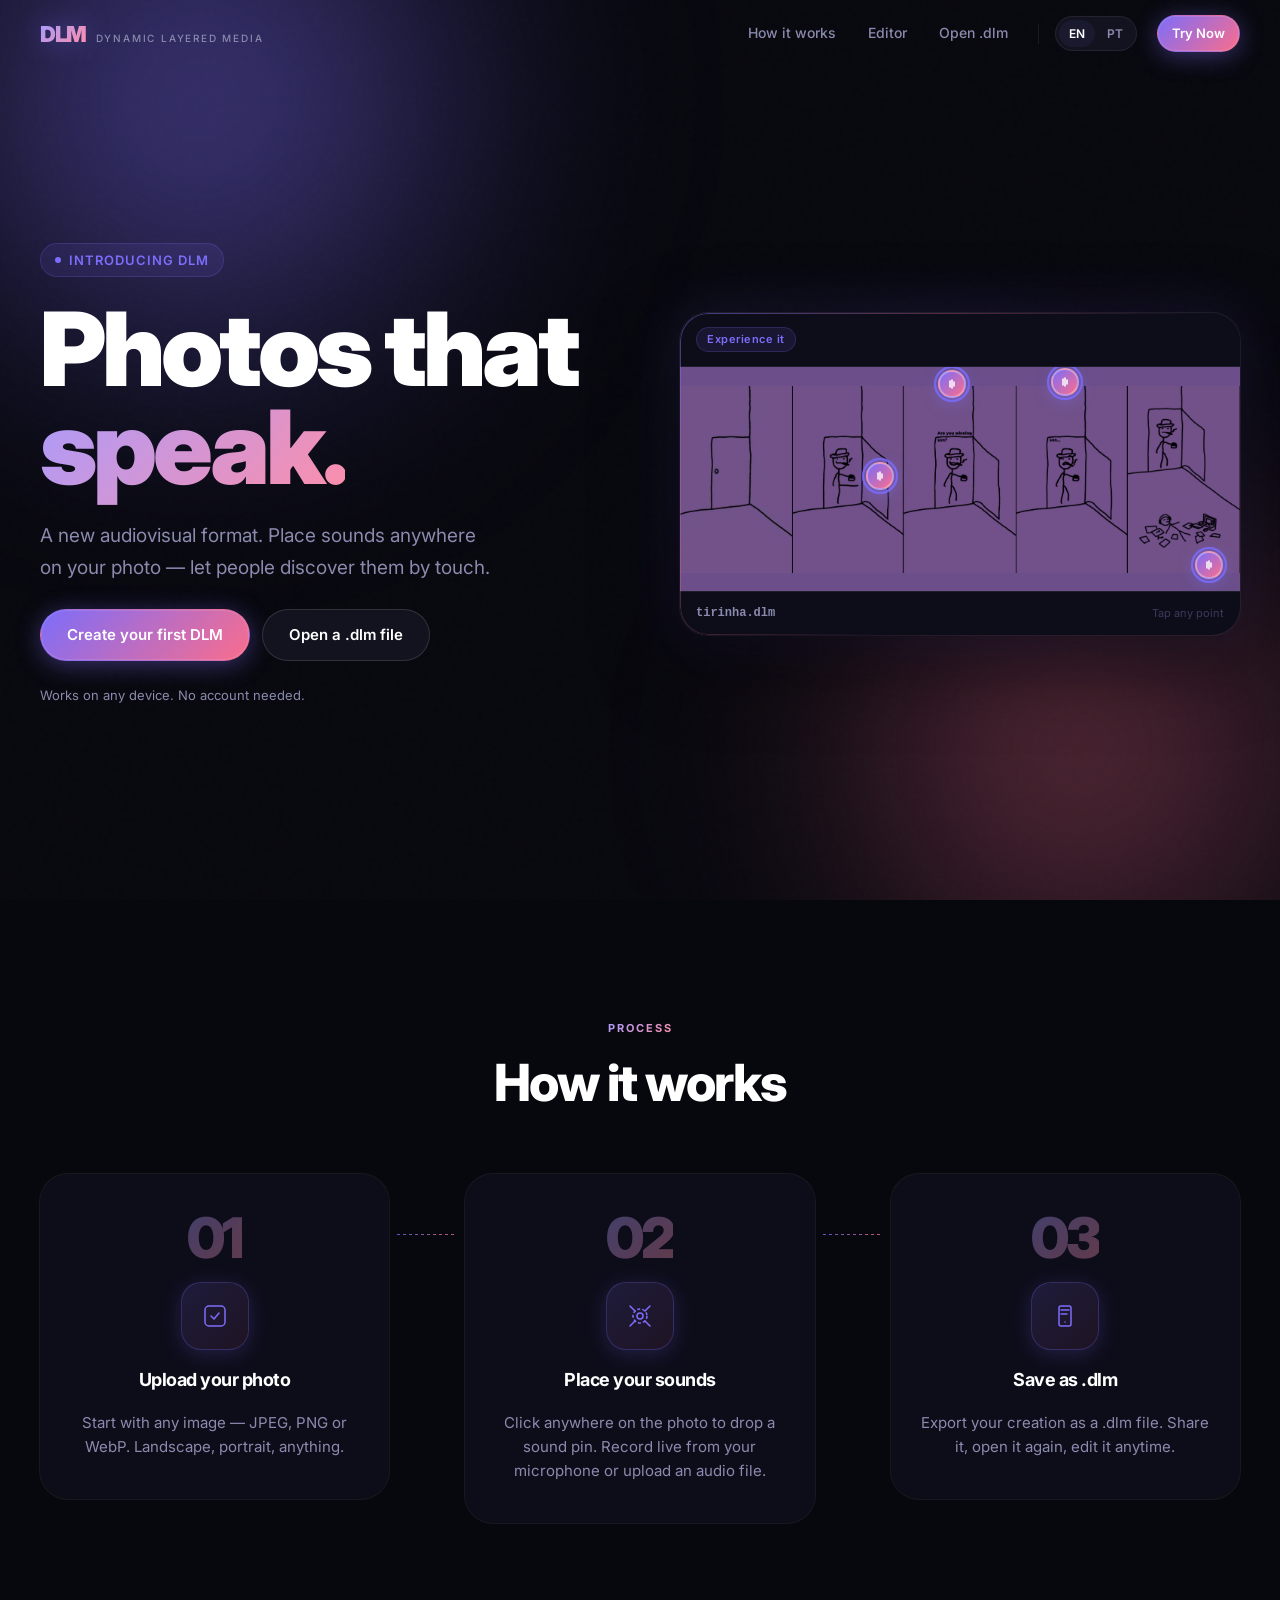
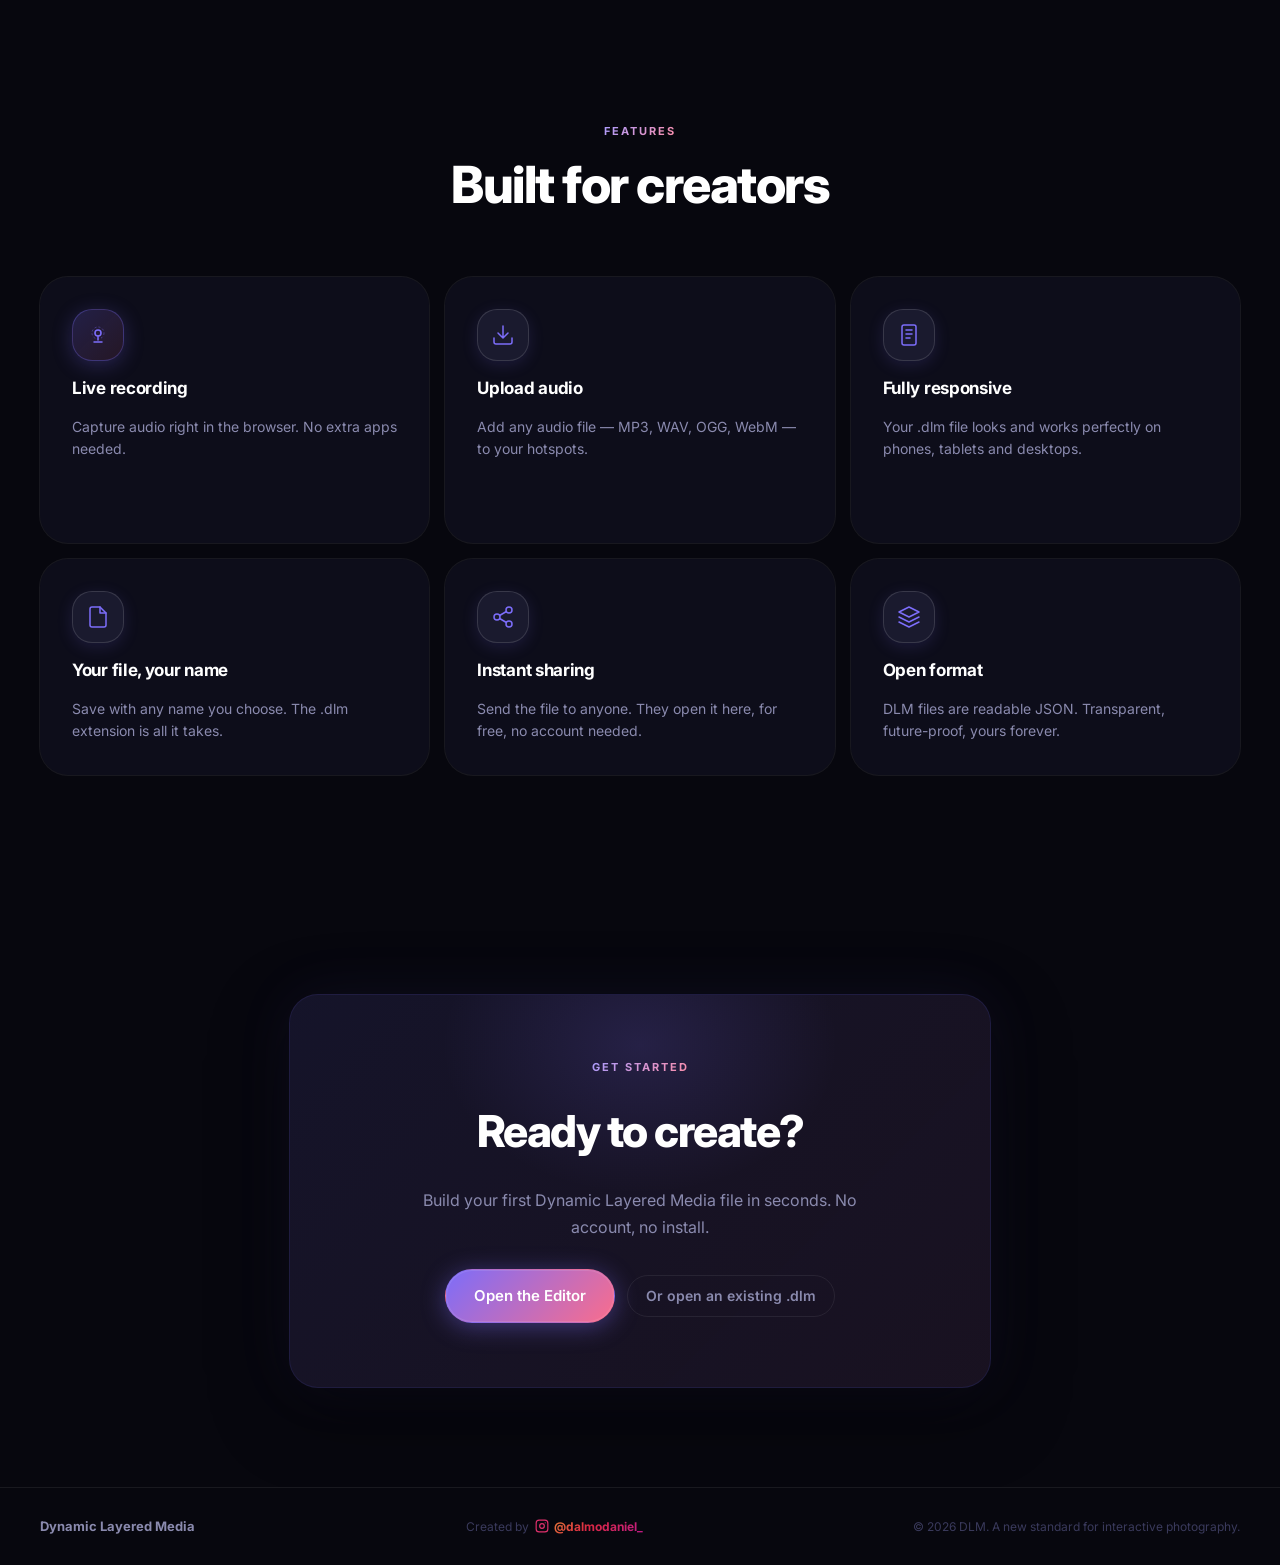
<file: index.html>
<!DOCTYPE html>
<html lang="en">
<head>
  <meta charset="UTF-8">
  <meta name="viewport" content="width=device-width, initial-scale=1.0">
  <title>DLM — Dynamic Layered Media</title>
  <meta name="description" content="A new audiovisual format. Place sounds anywhere on your photo.">
  <meta property="og:title" content="DLM — Dynamic Layered Media">
  <meta property="og:description" content="Photos that speak. A new audiovisual format.">
  <meta name="theme-color" content="#07070E">
  <link rel="stylesheet" href="css/main.css">
  <link rel="stylesheet" href="css/landing.css">
</head>
<body>

<!-- ═══ NAV ═══ -->
<nav class="nav" id="nav">
  <a href="index.html" class="nav-logo">
    <span class="logo-mark">DLM</span>
    <span class="logo-sub">Dynamic Layered Media</span>
  </a>

  <div class="nav-links">
    <a href="#how" data-i18n="nav_how">How it works</a>
    <a href="editor.html" data-i18n="nav_editor">Editor</a>
    <a href="viewer.html" data-i18n="nav_open">Open .dlm</a>
  </div>

  <div class="nav-sep"></div>

  <div class="lang-toggle">
    <button data-lang="en" onclick="setLang('en')">EN</button>
    <button data-lang="pt" onclick="setLang('pt')">PT</button>
  </div>

  <a href="editor.html" class="btn btn-primary btn-sm nav-cta" style="margin-left:12px" data-i18n="nav_try">Try Now</a>

  <button class="nav-hamburger" id="hamburger" onclick="toggleMenu()" aria-label="Menu">
    <span></span><span></span><span></span>
  </button>
</nav>

<div class="nav-drawer" id="nav-drawer">
  <a href="#how" data-i18n="nav_how" onclick="closeMenu()">How it works</a>
  <a href="editor.html" data-i18n="nav_editor">Editor</a>
  <a href="viewer.html" data-i18n="nav_open">Open .dlm</a>
  <div class="lang-toggle" style="margin-top:8px;width:fit-content">
    <button data-lang="en" onclick="setLang('en')">EN</button>
    <button data-lang="pt" onclick="setLang('pt')">PT</button>
  </div>
  <a href="editor.html" class="btn btn-primary" data-i18n="nav_try">Try Now</a>
</div>

<!-- ═══ HERO ═══ -->
<section class="hero">
  <div class="hero-bg">
    <div class="hero-orb hero-orb-1"></div>
    <div class="hero-orb hero-orb-2"></div>
    <div class="hero-noise"></div>
  </div>

  <div class="hero-inner">
    <div class="hero-text">
      <div class="hero-eyebrow" data-i18n="hero_eyebrow">Introducing DLM</div>
      <h1 class="hero-h1">
        <span data-i18n="hero_h1a">Photos that</span><br>
        <span class="grad-text" data-i18n="hero_h1b">speak.</span>
      </h1>
      <p class="hero-sub" data-i18n="hero_sub">
        A new audiovisual format. Place sounds anywhere on your photo — let people discover them by touch.
      </p>
      <div class="hero-actions">
        <a href="editor.html" class="btn btn-primary" data-i18n="hero_cta">Create your first DLM</a>
        <a href="viewer.html" class="btn btn-secondary" data-i18n="hero_cta2">Open a .dlm file</a>
      </div>
      <div class="hero-social-proof">
        <span class="proof-text" data-i18n="proof_text">Works on any device. No account needed.</span>
      </div>
    </div>

    <!-- Animated demo card -->
    <div class="hero-demo">
      <div class="demo-glow"></div>
      <div class="demo-card">
        <div class="demo-card-top">
          <span class="demo-badge" data-i18n="demo_badge">Experience it</span>
        </div>
        <div class="demo-photo" id="demoPhoto">
          <img src="examples/tirinha.png" class="demo-img" alt="tirinhadlm" draggable="false">
        </div>
        <div class="demo-footer">
          <span class="demo-filename">tirinha.dlm</span>
          <span class="demo-hint" data-i18n="demo_tap">Tap any point</span>
        </div>
      </div>
    </div>
  </div>

</section>

<!-- ═══ HOW IT WORKS ═══ -->
<section class="how" id="how">
  <div class="section-inner">
    <div class="section-header">
      <div class="section-tag" data-i18n="how_tag">Process</div>
      <h2 data-i18n="how_title">How it works</h2>
    </div>

    <div class="steps">
      <div class="step">
        <div class="step-num">01</div>
        <div class="step-icon">
          <svg width="28" height="28" viewBox="0 0 28 28" fill="none">
            <rect x="4" y="4" width="20" height="20" rx="4" stroke="currentColor" stroke-width="1.5"/>
            <path d="M10 14l3 3 5-6" stroke="currentColor" stroke-width="1.5" stroke-linecap="round" stroke-linejoin="round"/>
          </svg>
        </div>
        <h3 data-i18n="how_s1_t">Upload your photo</h3>
        <p data-i18n="how_s1_d">Start with any image — JPEG, PNG or WebP. Landscape, portrait, anything.</p>
      </div>

      <div class="step-connector">
        <svg viewBox="0 0 80 2" fill="none"><path d="M0 1h80" stroke="url(#g1)" stroke-width="1.5" stroke-dasharray="4 4"/><defs><linearGradient id="g1" x1="0" y1="0" x2="80" y2="0" gradientUnits="userSpaceOnUse"><stop stop-color="#7C6DFA"/><stop offset="1" stop-color="#FA6D8C"/></linearGradient></defs></svg>
      </div>

      <div class="step">
        <div class="step-num">02</div>
        <div class="step-icon">
          <svg width="28" height="28" viewBox="0 0 28 28" fill="none">
            <circle cx="14" cy="14" r="3" stroke="currentColor" stroke-width="1.5"/>
            <circle cx="14" cy="14" r="7" stroke="currentColor" stroke-width="1.5" stroke-dasharray="3 2"/>
            <path d="M9 9l-5-5M19 9l5-5M9 19l-5 5M19 19l5 5" stroke="currentColor" stroke-width="1.5" stroke-linecap="round"/>
          </svg>
        </div>
        <h3 data-i18n="how_s2_t">Place your sounds</h3>
        <p data-i18n="how_s2_d">Click anywhere on the photo to drop a sound pin. Record live or upload a file.</p>
      </div>

      <div class="step-connector">
        <svg viewBox="0 0 80 2" fill="none"><path d="M0 1h80" stroke="url(#g2)" stroke-width="1.5" stroke-dasharray="4 4"/><defs><linearGradient id="g2" x1="0" y1="0" x2="80" y2="0" gradientUnits="userSpaceOnUse"><stop stop-color="#7C6DFA"/><stop offset="1" stop-color="#FA6D8C"/></linearGradient></defs></svg>
      </div>

      <div class="step">
        <div class="step-num">03</div>
        <div class="step-icon">
          <svg width="28" height="28" viewBox="0 0 28 28" fill="none">
            <path d="M18 4H10a2 2 0 00-2 2v16a2 2 0 002 2h8a2 2 0 002-2V6a2 2 0 00-2-2z" stroke="currentColor" stroke-width="1.5"/>
            <path d="M14 20h.01M10 8h8M10 12h6" stroke="currentColor" stroke-width="1.5" stroke-linecap="round"/>
          </svg>
        </div>
        <h3 data-i18n="how_s3_t">Save as .dlm</h3>
        <p data-i18n="how_s3_d">Export your creation as a .dlm file. Share it, open it again, edit it anytime.</p>
      </div>
    </div>
  </div>
</section>

<!-- ═══ FEATURES ═══ -->
<section class="features">
  <div class="section-inner">
    <div class="section-header">
      <div class="section-tag" data-i18n="feat_tag">Features</div>
      <h2 data-i18n="feat_title">Built for creators</h2>
    </div>

    <div class="feat-grid">
      <div class="feat-card feat-card--wide">
        <div class="feat-icon feat-icon--accent">
          <svg width="24" height="24" viewBox="0 0 24 24" fill="none">
            <circle cx="12" cy="10" r="3" stroke="currentColor" stroke-width="1.5"/>
            <path d="M12 13v4M8 19h8" stroke="currentColor" stroke-width="1.5" stroke-linecap="round"/>
            <path d="M9 10a3 3 0 000 0M15 10a3 3 0 010 0" stroke="currentColor" stroke-width="1" stroke-linecap="round"/>
            <circle cx="12" cy="10" r="6" stroke="currentColor" stroke-width="1" stroke-dasharray="2 2" opacity="0.4"/>
          </svg>
        </div>
        <h3 data-i18n="feat_1_t">Live recording</h3>
        <p data-i18n="feat_1_d">Capture audio right in the browser. No extra apps needed.</p>
        <div class="feat-wave">
          <span></span><span></span><span></span><span></span><span></span><span></span><span></span><span></span>
        </div>
      </div>

      <div class="feat-card">
        <div class="feat-icon">
          <svg width="24" height="24" viewBox="0 0 24 24" fill="none">
            <path d="M21 15v4a2 2 0 01-2 2H5a2 2 0 01-2-2v-4M7 10l5 5 5-5M12 15V3" stroke="currentColor" stroke-width="1.5" stroke-linecap="round" stroke-linejoin="round"/>
          </svg>
        </div>
        <h3 data-i18n="feat_2_t">Upload audio</h3>
        <p data-i18n="feat_2_d">Add any audio file — MP3, WAV, OGG — to your hotspots.</p>
      </div>

      <div class="feat-card">
        <div class="feat-icon">
          <svg width="24" height="24" viewBox="0 0 24 24" fill="none">
            <rect x="5" y="2" width="14" height="20" rx="2" stroke="currentColor" stroke-width="1.5"/>
            <path d="M9 7h6M9 11h6M9 15h4" stroke="currentColor" stroke-width="1.5" stroke-linecap="round"/>
          </svg>
        </div>
        <h3 data-i18n="feat_3_t">Fully responsive</h3>
        <p data-i18n="feat_3_d">Your .dlm file looks and works perfectly on phones, tablets and desktops.</p>
      </div>

      <div class="feat-card">
        <div class="feat-icon">
          <svg width="24" height="24" viewBox="0 0 24 24" fill="none">
            <path d="M14 2H6a2 2 0 00-2 2v16a2 2 0 002 2h12a2 2 0 002-2V8l-6-6z" stroke="currentColor" stroke-width="1.5" stroke-linecap="round" stroke-linejoin="round"/>
            <path d="M14 2v6h6" stroke="currentColor" stroke-width="1.5" stroke-linecap="round" stroke-linejoin="round"/>
          </svg>
        </div>
        <h3 data-i18n="feat_4_t">Your file, your name</h3>
        <p data-i18n="feat_4_d">Save with any name you choose. The .dlm extension is all it takes.</p>
      </div>

      <div class="feat-card">
        <div class="feat-icon">
          <svg width="24" height="24" viewBox="0 0 24 24" fill="none">
            <circle cx="18" cy="5" r="3" stroke="currentColor" stroke-width="1.5"/>
            <circle cx="6" cy="12" r="3" stroke="currentColor" stroke-width="1.5"/>
            <circle cx="18" cy="19" r="3" stroke="currentColor" stroke-width="1.5"/>
            <path d="M8.59 13.51l6.83 3.98M15.41 6.51L8.59 10.49" stroke="currentColor" stroke-width="1.5"/>
          </svg>
        </div>
        <h3 data-i18n="feat_5_t">Instant sharing</h3>
        <p data-i18n="feat_5_d">Send the file to anyone. They open it here, for free, no account needed.</p>
      </div>

      <div class="feat-card">
        <div class="feat-icon">
          <svg width="24" height="24" viewBox="0 0 24 24" fill="none">
            <path d="M12 2L2 7l10 5 10-5-10-5zM2 17l10 5 10-5M2 12l10 5 10-5" stroke="currentColor" stroke-width="1.5" stroke-linecap="round" stroke-linejoin="round"/>
          </svg>
        </div>
        <h3 data-i18n="feat_6_t">Open format</h3>
        <p data-i18n="feat_6_d">DLM files are readable JSON. Transparent, future-proof, yours forever.</p>
      </div>
    </div>
  </div>
</section>

<!-- ═══ CTA ═══ -->
<section class="cta-section">
  <div class="section-inner">
    <div class="cta-card">
      <div class="cta-orb"></div>
      <div class="section-tag" data-i18n="cta_tag">Get started</div>
      <h2 data-i18n="cta_title">Ready to create?</h2>
      <p data-i18n="cta_sub">Build your first Dynamic Layered Media file in seconds. No account, no install.</p>
      <div class="cta-actions">
        <a href="editor.html" class="btn btn-primary" data-i18n="cta_btn">Open the Editor</a>
        <a href="viewer.html" class="btn btn-ghost" data-i18n="cta_open">Or open an existing .dlm</a>
      </div>
    </div>
  </div>
</section>

<!-- ═══ FOOTER ═══ -->
<footer>
  <a href="index.html" class="footer-brand" data-i18n="footer_name">Dynamic Layered Media</a>
  <div class="footer-creator">
    <span class="footer-copy" data-i18n="footer_by">Created by</span>
    <a href="https://instagram.com/dalmodaniel_" target="_blank" rel="noopener" class="footer-ig">
      <svg width="14" height="14" viewBox="0 0 24 24" fill="none" stroke="currentColor" stroke-width="2" stroke-linecap="round" stroke-linejoin="round"><rect x="2" y="2" width="20" height="20" rx="5"/><circle cx="12" cy="12" r="4"/><circle cx="17.5" cy="6.5" r="1" fill="currentColor" stroke="none"/></svg>
      @dalmodaniel_
    </a>
  </div>
  <span class="footer-copy" data-i18n="footer_copy">© 2026 DLM.</span>
</footer>

<script src="js/i18n.js"></script>
<script src="js/landing.js"></script>
</body>
</html>
</file>
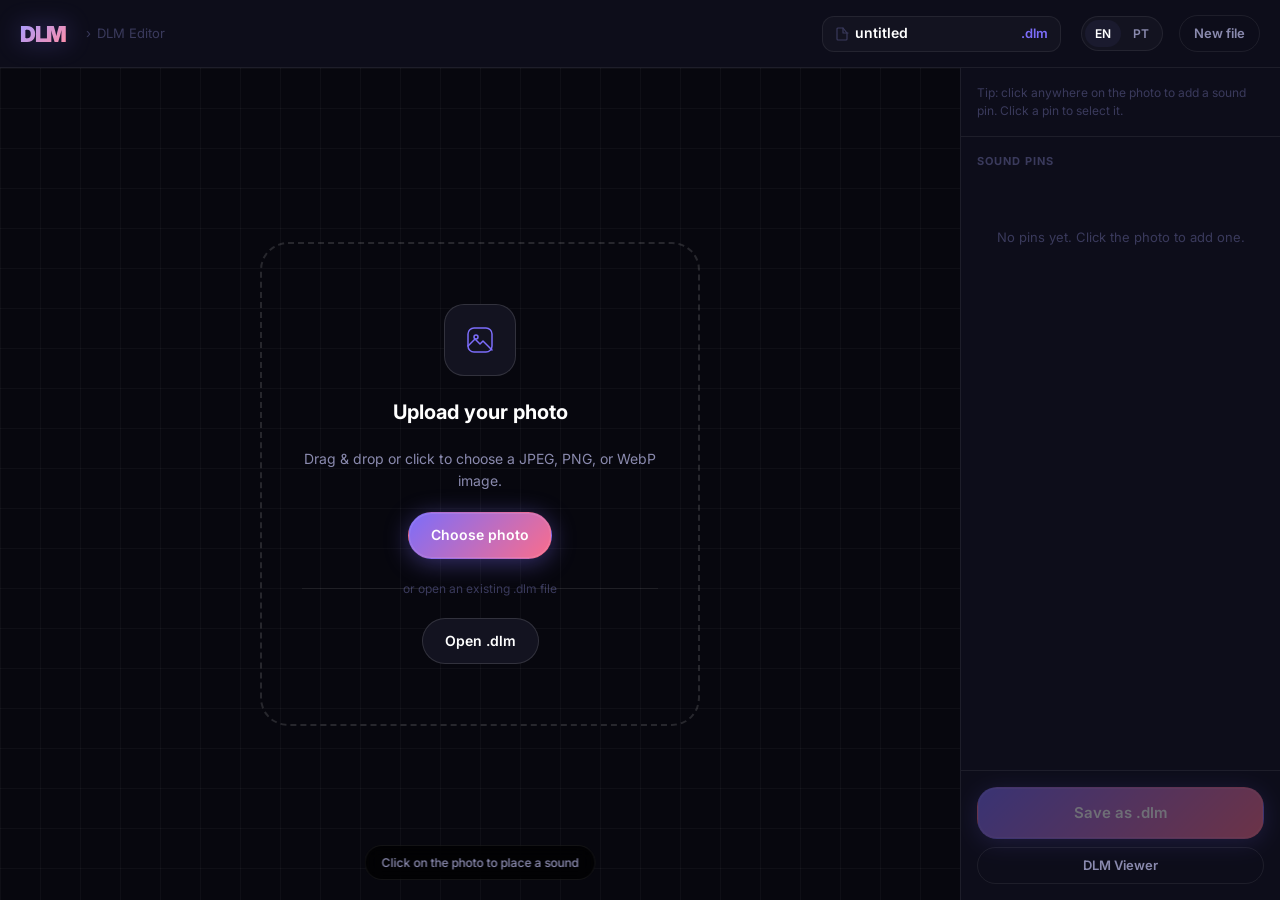
<file: editor.html>
<!DOCTYPE html>
<html lang="en">
<head>
  <meta charset="UTF-8">
  <meta name="viewport" content="width=device-width, initial-scale=1.0">
  <title>DLM Editor</title>
  <meta name="theme-color" content="#07070E">
  <link rel="stylesheet" href="css/main.css">
  <link rel="stylesheet" href="css/editor.css">
</head>
<body>

<div class="app">

  <!-- ═══ HEADER ═══ -->
  <header class="ed-header">
    <a href="index.html" class="nav-logo">
      <span class="logo-mark">DLM</span>
    </a>

    <div class="ed-breadcrumb">
      <span>›</span>
      <span data-i18n="ed_title">DLM Editor</span>
    </div>

    <div class="header-spacer"></div>

    <div class="filename-wrap">
      <svg width="14" height="14" viewBox="0 0 14 14" fill="none">
        <path d="M8 1H3a1 1 0 00-1 1v10a1 1 0 001 1h8a1 1 0 001-1V6L8 1z" stroke="currentColor" stroke-width="1.2" stroke-linecap="round" stroke-linejoin="round"/>
        <path d="M8 1v5h5" stroke="currentColor" stroke-width="1.2" stroke-linecap="round" stroke-linejoin="round"/>
      </svg>
      <input type="text" id="filenameInput" class="filename-input" value="untitled" spellcheck="false" maxlength="80">
      <span class="filename-ext">.dlm</span>
    </div>

    <div class="lang-toggle" style="margin-left:8px">
      <button data-lang="en" onclick="setLang('en')">EN</button>
      <button data-lang="pt" onclick="setLang('pt')">PT</button>
    </div>

    <button class="btn btn-ghost btn-sm" id="newBtn" data-i18n="ed_new" style="margin-left:4px">New file</button>
  </header>

  <!-- ═══ BODY ═══ -->
  <div class="ed-body">

    <!-- Canvas -->
    <div class="ed-canvas">
      <div class="canvas-bg"></div>

      <!-- Upload state -->
      <div class="upload-zone" id="uploadZone">
        <div class="upload-icon">
          <svg width="32" height="32" viewBox="0 0 32 32" fill="none">
            <rect x="4" y="4" width="24" height="24" rx="6" stroke="currentColor" stroke-width="1.5"/>
            <circle cx="12" cy="13" r="2" stroke="currentColor" stroke-width="1.5"/>
            <path d="M4 22l7-7 5 5 3-3 9 9" stroke="currentColor" stroke-width="1.5" stroke-linecap="round" stroke-linejoin="round"/>
          </svg>
        </div>
        <h2 data-i18n="ed_upload_h">Upload your photo</h2>
        <p data-i18n="ed_upload_sub">Drag & drop or click to choose a JPEG, PNG, or WebP image.</p>
        <button class="btn btn-primary" id="uploadPhotoBtn" data-i18n="ed_upload_btn">Choose photo</button>
        <div class="upload-divider" data-i18n="ed_or_open">or open an existing .dlm file</div>
        <button class="btn btn-secondary" id="openDlmBtn" data-i18n="ed_open_btn">Open .dlm</button>
      </div>

      <!-- Photo stage -->
      <div class="photo-stage" id="photoStage">
        <img id="photoImg" alt="Your photo" draggable="false">
        <div id="photoOverlay" class="photo-overlay"></div>
      </div>

      <div class="canvas-hint" id="canvasHint" data-i18n="ed_click_hint">
        Click on the photo to place a sound
      </div>
    </div>

    <!-- Sidebar -->
    <aside class="ed-sidebar">
      <!-- Tip -->
      <div class="sidebar-section">
        <p style="font-size:12px;color:var(--text-dim);line-height:1.5" data-i18n="ed_tip">
          Tip: click anywhere on the photo to add a sound pin. Click a pin to select it.
        </p>
      </div>

      <!-- Pin list -->
      <div class="sidebar-section" style="border-bottom:none;padding-bottom:4px">
        <h3 data-i18n="ed_hotspots">Sound pins</h3>
      </div>

      <div class="pin-list" id="pinList">
        <div class="pin-empty" id="pinEmpty" data-i18n="ed_no_pins">
          No pins yet. Click the photo to add one.
        </div>
      </div>

      <!-- Footer -->
      <div class="sidebar-footer">
        <button class="btn btn-primary btn-export" id="exportBtn" disabled data-i18n="ed_export">
          <svg width="16" height="16" viewBox="0 0 16 16" fill="none">
            <path d="M8 2v9M5 8l3 3 3-3M2 13h12" stroke="white" stroke-width="1.5" stroke-linecap="round" stroke-linejoin="round"/>
          </svg>
          Save as .dlm
        </button>
        <a href="viewer.html" class="btn btn-ghost btn-sm" style="justify-content:center" data-i18n="vw_title">Open Viewer</a>
      </div>
    </aside>
  </div>
</div>

<!-- ═══ RECORDING OVERLAY ═══ -->
<div class="rec-overlay" id="recOverlay">
  <div class="rec-modal">
    <div class="rec-indicator">
      <div class="rec-dot"></div>
    </div>
    <div class="rec-timer" id="recTimer">00:00</div>
    <div class="rec-waves">
      <span></span><span></span><span></span><span></span><span></span>
    </div>
    <p class="rec-label" data-i18n="ed_recording">Recording…</p>
    <button class="btn btn-primary" id="stopRecBtn" data-i18n="ed_stop">Stop</button>
  </div>
</div>

<!-- ═══ TOAST ═══ -->
<div class="toast" id="toast"></div>

<!-- Hidden file inputs -->
<input type="file" id="photoFileInput" accept="image/*" style="display:none">
<input type="file" id="dlmFileInput" accept=".dlm,application/octet-stream,application/json" style="display:none">

<script src="js/i18n.js"></script>
<script src="js/editor.js"></script>
</body>
</html>
</file>
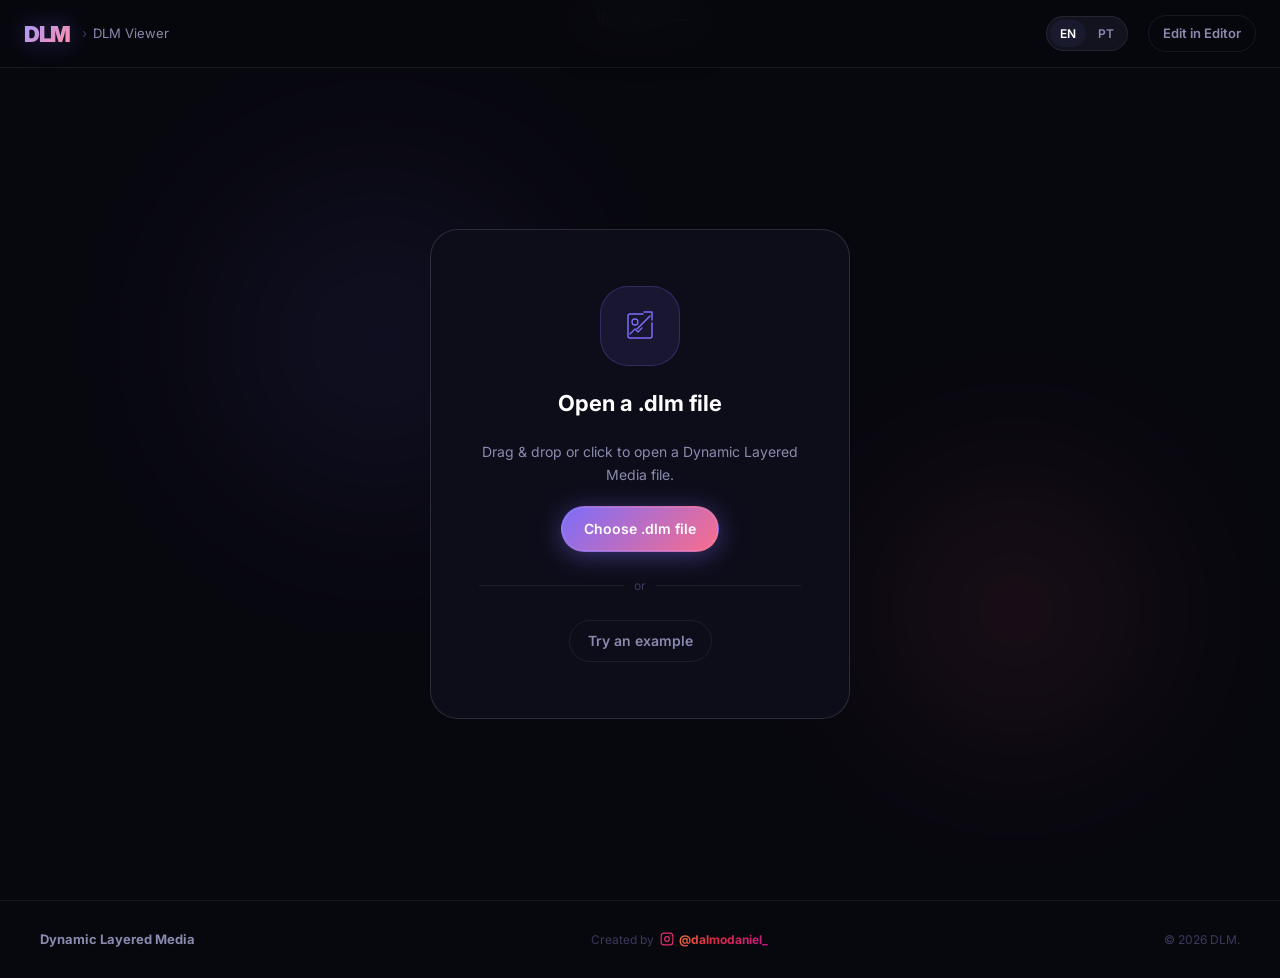
<file: viewer.html>
<!DOCTYPE html>
<html lang="en">
<head>
  <meta charset="UTF-8">
  <meta name="viewport" content="width=device-width, initial-scale=1.0">
  <title>DLM Viewer</title>
  <meta name="theme-color" content="#07070E">
  <link rel="stylesheet" href="css/main.css">
  <link rel="stylesheet" href="css/viewer.css">
</head>
<body>

<div class="viewer-app">

  <!-- ═══ NAV ═══ -->
  <nav class="viewer-nav">
    <a href="index.html" class="nav-logo">
      <span class="logo-mark">DLM</span>
    </a>
    <div class="ed-breadcrumb" style="display:flex;align-items:center;gap:6px;color:var(--text-mid);font-size:13px">
      <span style="color:var(--text-dim)">›</span>
      <span data-i18n="vw_title">DLM Viewer</span>
    </div>
    <div style="flex:1"></div>
    <div class="lang-toggle">
      <button data-lang="en" onclick="setLang('en')">EN</button>
      <button data-lang="pt" onclick="setLang('pt')">PT</button>
    </div>
    <a href="editor.html" class="btn btn-ghost btn-sm nav-cta" style="margin-left:8px" data-i18n="vw_edit">Edit in Editor</a>
  </nav>

  <!-- ═══ OPEN STATE ═══ -->
  <div class="viewer-open-state" id="openState">
    <div class="viewer-bg">
      <div class="viewer-orb viewer-orb-1"></div>
      <div class="viewer-orb viewer-orb-2"></div>
    </div>
    <div class="open-card" id="openCard">
      <div class="open-icon">
        <svg width="36" height="36" viewBox="0 0 36 36" fill="none">
          <path d="M30 15V28a2 2 0 01-2 2H8a2 2 0 01-2-2V8a2 2 0 012-2h13" stroke="currentColor" stroke-width="1.5" stroke-linecap="round"/>
          <path d="M22 4h8v8" stroke="currentColor" stroke-width="1.5" stroke-linecap="round" stroke-linejoin="round"/>
          <path d="M15 21l13-13" stroke="currentColor" stroke-width="1.5" stroke-linecap="round"/>
          <circle cx="13" cy="14" r="3" stroke="currentColor" stroke-width="1.3"/>
          <path d="M8 26l5-5 3 3 4-4" stroke="currentColor" stroke-width="1.3" stroke-linecap="round" stroke-linejoin="round"/>
        </svg>
      </div>
      <h2 data-i18n="vw_open_h">Open a .dlm file</h2>
      <p data-i18n="vw_open_sub">Drag & drop or click to open a Dynamic Layered Media file.</p>
      <button class="btn btn-primary" id="openBtn" data-i18n="vw_open_btn">Choose .dlm file</button>
      <div class="open-example-sep"><span data-i18n="vw_or">or</span></div>
      <button class="btn btn-ghost" id="exampleBtn" data-i18n="vw_try_example">Try an example</button>
    </div>
  </div>

  <!-- ═══ VIEW STATE ═══ -->
  <div class="viewer-view-state" id="viewState">

    <!-- Stage -->
    <div class="viewer-stage" id="viewerStage">
      <div class="vw-photo-wrap" id="photoWrap">
        <img id="vwPhoto" class="vw-photo" alt="" draggable="false">
        <div class="vw-hotspot-layer" id="hotspotLayer"></div>
      </div>
    </div>

    <!-- Bottom bar -->
    <div class="viewer-bar">
      <div class="vw-file-info">
        <svg width="16" height="16" viewBox="0 0 16 16" fill="none"><path d="M9.5 1H4a1 1 0 00-1 1v12a1 1 0 001 1h8a1 1 0 001-1V6.5L9.5 1z" stroke="var(--a1)" stroke-width="1.2" stroke-linecap="round" stroke-linejoin="round"/><path d="M9.5 1v5.5H15" stroke="var(--a1)" stroke-width="1.2" stroke-linecap="round"/></svg>
        <span class="vw-filename" id="vwFilename">—<span class="ext">.dlm</span></span>
        <span class="vw-count" id="vwCount">0 pins</span>
      </div>
      <div class="vw-hint">
        <svg width="14" height="14" viewBox="0 0 14 14" fill="none"><circle cx="7" cy="7" r="6" stroke="currentColor" stroke-width="1.2"/><path d="M7 6.5V10M7 4.5v.5" stroke="currentColor" stroke-width="1.2" stroke-linecap="round"/></svg>
        <span data-i18n="vw_tap_hint">Tap the glowing points to hear the sounds</span>
      </div>
      <div class="vw-actions">
        <button class="btn btn-ghost btn-sm" id="backBtn" data-i18n="vw_back">Open another file</button>
        <a href="editor.html" class="btn btn-secondary btn-sm" data-i18n="vw_edit">Edit in Editor</a>
      </div>
    </div>
  </div>

</div>

<!-- Now playing strip -->
<div class="vw-now-playing" id="nowPlaying">
  <div class="np-wave">
    <span></span><span></span><span></span><span></span>
  </div>
  <span class="np-np-label" data-i18n="vw_playing">Playing</span>
  <span class="np-title" id="npTitle">—</span>
</div>

<!-- Footer -->
<footer style="position:relative;z-index:1">
  <a href="index.html" class="footer-brand">Dynamic Layered Media</a>
  <div class="footer-creator">
    <span class="footer-copy">Created by</span>
    <a href="https://instagram.com/dalmodaniel_" target="_blank" rel="noopener" class="footer-ig">
      <svg width="14" height="14" viewBox="0 0 24 24" fill="none" stroke="currentColor" stroke-width="2" stroke-linecap="round" stroke-linejoin="round"><rect x="2" y="2" width="20" height="20" rx="5"/><circle cx="12" cy="12" r="4"/><circle cx="17.5" cy="6.5" r="1" fill="currentColor" stroke="none"/></svg>
      @dalmodaniel_
    </a>
  </div>
  <span class="footer-copy">© 2026 DLM.</span>
</footer>

<!-- Hidden input -->
<input type="file" id="dlmInput" accept=".dlm,application/octet-stream,application/json" style="display:none">

<script src="js/i18n.js"></script>
<script src="js/viewer.js"></script>
</body>
</html>
</file>
<file: css/main.css>
/* ═══════════════════════════════════════════
   DLM — Dynamic Layered Media
   Design system — shared across all pages
═══════════════════════════════════════════ */

@import url('https://fonts.googleapis.com/css2?family=Inter:wght@300;400;500;600;700;800;900&display=swap');

/* ── Tokens ── */
:root {
  --bg:        #07070E;
  --surface:   #0D0D1A;
  --surface-2: #131320;
  --surface-3: #1A1A2E;
  --border:    rgba(255,255,255,0.07);
  --border-2:  rgba(255,255,255,0.13);

  --a1: #7C6DFA;
  --a2: #FA6D8C;
  --a3: #6DFADB;

  --grad:      linear-gradient(135deg, #7C6DFA 0%, #FA6D8C 100%);
  --grad-text: linear-gradient(135deg, #A89CFF 0%, #FF8EA8 100%);
  --grad-card: linear-gradient(135deg, rgba(124,109,250,0.08) 0%, rgba(250,109,140,0.06) 100%);

  --text:     #FFFFFF;
  --text-mid: #8A8AAE;
  --text-dim: #3A3A5C;

  --font: 'Inter', -apple-system, BlinkMacSystemFont, sans-serif;

  --r:    12px;
  --r-lg: 20px;
  --r-xl: 28px;

  --shadow:   0 8px 40px rgba(0,0,0,0.5);
  --glow:     0 0 60px rgba(124,109,250,0.12);

  --nav-h: 68px;
}

/* ── Reset ── */
*, *::before, *::after { box-sizing: border-box; margin: 0; padding: 0; }
html {
  scroll-behavior: smooth;
  overflow-x: hidden;
  max-width: 100%;
}
body {
  background: var(--bg);
  color: var(--text);
  font-family: var(--font);
  font-size: 16px;
  line-height: 1.6;
  -webkit-font-smoothing: antialiased;
  -moz-osx-font-smoothing: grayscale;
  overflow-x: hidden;
  max-width: 100%;
}
img, video { max-width: 100%; display: block; }
a { color: inherit; text-decoration: none; }
button { cursor: pointer; border: none; background: none; font: inherit; color: inherit; }
input, textarea { font: inherit; color: inherit; background: none; border: none; outline: none; }
ul, ol { list-style: none; }

/* ── Scrollbar ── */
::-webkit-scrollbar { width: 5px; height: 5px; }
::-webkit-scrollbar-track { background: transparent; }
::-webkit-scrollbar-thumb { background: var(--surface-3); border-radius: 3px; }
::-webkit-scrollbar-thumb:hover { background: var(--text-dim); }

/* ── Selection ── */
::selection { background: rgba(124,109,250,0.3); }

/* ── Gradient text ── */
.grad-text {
  background: var(--grad-text);
  -webkit-background-clip: text;
  -webkit-text-fill-color: transparent;
  background-clip: text;
}

/* ═══════════════════════
   NAV
═══════════════════════ */
.nav {
  position: fixed;
  top: 0; left: 0; right: 0;
  height: var(--nav-h);
  z-index: 200;
  display: flex;
  align-items: center;
  padding: 0 40px;
  gap: 8px;
  transition: background 0.4s, border-color 0.4s, backdrop-filter 0.4s;
  border-bottom: 1px solid transparent;
}
.nav.scrolled {
  background: rgba(7,7,14,0.92);
  backdrop-filter: blur(28px) saturate(180%);
  -webkit-backdrop-filter: blur(28px) saturate(180%);
  border-color: rgba(255,255,255,0.06);
}

.nav-logo {
  display: flex;
  align-items: baseline;
  gap: 10px;
  flex-shrink: 0;
  text-decoration: none;
}
.logo-mark {
  font-size: 22px;
  font-weight: 900;
  letter-spacing: -1.5px;
  background: var(--grad-text);
  -webkit-background-clip: text;
  -webkit-text-fill-color: transparent;
  background-clip: text;
  line-height: 1;
  filter: drop-shadow(0 0 12px rgba(124,109,250,0.4));
}
.logo-sub {
  font-size: 10px;
  font-weight: 500;
  letter-spacing: 1.8px;
  text-transform: uppercase;
  color: var(--text-mid);
  line-height: 1;
}

.nav-links {
  display: flex;
  align-items: center;
  gap: 4px;
  margin-left: auto;
}
.nav-links a {
  padding: 7px 14px;
  font-size: 14px;
  font-weight: 500;
  color: var(--text-mid);
  border-radius: var(--r);
  transition: all 0.2s;
}
.nav-links a:hover {
  color: var(--text);
  background: var(--surface-2);
}

.nav-sep { width: 1px; height: 20px; background: var(--border); margin: 0 8px; }

.lang-toggle {
  display: flex;
  align-items: center;
  background: var(--surface-2);
  border: 1px solid var(--border);
  border-radius: 100px;
  padding: 3px;
  gap: 2px;
}
.lang-toggle button {
  padding: 4px 10px;
  border-radius: 100px;
  font-size: 12px;
  font-weight: 600;
  color: var(--text-mid);
  transition: all 0.2s;
}
.lang-toggle button.active {
  background: var(--surface-3);
  color: var(--text);
}

/* ── Buttons ── */
.btn {
  display: inline-flex;
  align-items: center;
  justify-content: center;
  gap: 8px;
  padding: 11px 22px;
  border-radius: 100px;
  font-size: 14px;
  font-weight: 600;
  transition: all 0.22s;
  cursor: pointer;
  white-space: nowrap;
  border: 1px solid transparent;
}
.btn-primary {
  background: var(--grad);
  color: #fff;
  box-shadow: 0 4px 24px rgba(124,109,250,0.4), 0 0 0 1px rgba(255,255,255,0.1) inset;
}
.btn-primary:hover {
  transform: translateY(-2px);
  box-shadow: 0 10px 36px rgba(124,109,250,0.55), 0 0 0 1px rgba(255,255,255,0.15) inset;
}
.btn-primary:active { transform: translateY(0); }

.btn-secondary {
  background: var(--surface-2);
  color: var(--text);
  border-color: var(--border-2);
}
.btn-secondary:hover {
  background: var(--surface-3);
  border-color: rgba(255,255,255,0.2);
  transform: translateY(-1px);
}

.btn-ghost {
  color: var(--text-mid);
  border-color: var(--border);
  padding: 9px 18px;
}
.btn-ghost:hover {
  color: var(--text);
  border-color: var(--border-2);
  background: var(--surface-2);
}

.btn-sm {
  padding: 7px 14px;
  font-size: 13px;
}

.btn-icon {
  width: 36px;
  height: 36px;
  padding: 0;
  border-radius: var(--r);
  display: inline-flex;
  align-items: center;
  justify-content: center;
}

/* ── Mobile nav ── */
.nav-hamburger {
  display: none;
  flex-direction: column;
  gap: 5px;
  padding: 8px;
  margin-left: auto;
  border-radius: var(--r);
  transition: background 0.2s;
}
.nav-hamburger:hover { background: var(--surface-2); }
.nav-hamburger span {
  display: block;
  width: 20px;
  height: 2px;
  background: var(--text-mid);
  border-radius: 2px;
  transition: all 0.3s;
}
.nav-hamburger.open span:nth-child(1) { transform: translateY(7px) rotate(45deg); }
.nav-hamburger.open span:nth-child(2) { opacity: 0; }
.nav-hamburger.open span:nth-child(3) { transform: translateY(-7px) rotate(-45deg); }

.nav-drawer {
  position: fixed;
  top: var(--nav-h);
  left: 0; right: 0;
  background: rgba(7,7,14,0.97);
  backdrop-filter: blur(24px);
  border-bottom: 1px solid var(--border);
  padding: 20px 24px 28px;
  flex-direction: column;
  gap: 4px;
  z-index: 199;
  display: none;
}
.nav-drawer.open { display: flex; }
.nav-drawer a {
  padding: 12px 8px;
  font-size: 17px;
  font-weight: 500;
  color: var(--text-mid);
  border-bottom: 1px solid var(--border);
  transition: color 0.2s;
}
.nav-drawer a:hover { color: var(--text); }
.nav-drawer .btn { margin-top: 12px; width: 100%; justify-content: center; }

/* ═══════════════════════
   FOOTER
═══════════════════════ */
footer {
  border-top: 1px solid var(--border);
  padding: 28px 40px;
  display: flex;
  align-items: center;
  justify-content: space-between;
  flex-wrap: wrap;
  gap: 12px;
}
.footer-brand { font-size: 13px; font-weight: 700; color: var(--text-mid); }
.footer-copy { font-size: 12px; color: var(--text-dim); }

.footer-creator {
  display: flex;
  align-items: center;
  gap: 6px;
  font-size: 12px;
}
.footer-ig {
  display: inline-flex;
  align-items: center;
  gap: 5px;
  font-size: 12px;
  font-weight: 700;
  background: linear-gradient(135deg, #f09433, #e6683c, #dc2743, #cc2366, #bc1888);
  -webkit-background-clip: text;
  -webkit-text-fill-color: transparent;
  background-clip: text;
  text-decoration: none;
  transition: opacity 0.2s;
}
.footer-ig:hover { opacity: 0.8; }
.footer-ig svg {
  color: #e1306c;
  flex-shrink: 0;
  -webkit-text-fill-color: initial;
}

@media (max-width: 600px) {
  footer { padding: 20px; }
  .footer-creator { order: -1; width: 100%; }
}

/* ═══════════════════════
   KEYFRAMES
═══════════════════════ */
@keyframes fade-up {
  from { opacity: 0; transform: translateY(28px); }
  to   { opacity: 1; transform: translateY(0); }
}
@keyframes fade-in {
  from { opacity: 0; }
  to   { opacity: 1; }
}
@keyframes pulse-ring {
  0%   { transform: translate(-50%, -50%) scale(1);   opacity: 0.7; }
  100% { transform: translate(-50%, -50%) scale(2.8); opacity: 0; }
}
@keyframes float {
  0%, 100% { transform: translateY(0px) rotate(-1deg); }
  50%       { transform: translateY(-14px) rotate(1deg); }
}
@keyframes wave-bar {
  0%, 100% { transform: scaleY(0.3); }
  50%       { transform: scaleY(1); }
}
@keyframes spin {
  to { transform: rotate(360deg); }
}
@keyframes rec-pulse {
  0%, 100% { box-shadow: 0 0 0 0 rgba(250,109,140,0.5); }
  50%       { box-shadow: 0 0 0 10px rgba(250,109,140,0); }
}
@keyframes dot-scale {
  0%,100% { transform: translate(-50%,-50%) scale(1); }
  50%      { transform: translate(-50%,-50%) scale(1.15); }
}
@keyframes slide-in-right {
  from { opacity: 0; transform: translateX(16px); }
  to   { opacity: 1; transform: translateX(0); }
}

/* ═══════════════════════
   UTILITIES
═══════════════════════ */
.sr-only { position: absolute; width: 1px; height: 1px; overflow: hidden; clip: rect(0,0,0,0); }
.flex { display: flex; }
.flex-col { display: flex; flex-direction: column; }
.items-center { align-items: center; }
.gap-8 { gap: 8px; }
.gap-12 { gap: 12px; }
.mt-auto { margin-top: auto; }

/* ═══════════════════════
   RESPONSIVE
═══════════════════════ */
@media (max-width: 900px) {
  :root { --nav-h: 60px; }
  .nav { padding: 0 16px; gap: 4px; }
  .nav-links, .nav-sep, .nav-cta { display: none; }
  .nav-hamburger { display: flex; }
}
@media (max-width: 600px) {
  footer { padding: 28px 20px; }
}
</file>
<file: css/landing.css>
/* ═══════════════════════════════════════════
   DLM — Landing page styles
═══════════════════════════════════════════ */

/* ═══════════════════════
   HERO
═══════════════════════ */
.hero {
  position: relative;
  min-height: 100vh;
  display: flex;
  flex-direction: column;
  align-items: center;
  justify-content: center;
  padding: calc(var(--nav-h) + 60px) 40px 80px;
  overflow: hidden;
}

.hero-bg {
  position: absolute;
  inset: 0;
  pointer-events: none;
  z-index: 0;
}
.hero-orb {
  position: absolute;
  border-radius: 50%;
  filter: blur(100px);
}
.hero-orb-1 {
  width: 800px; height: 800px;
  background: radial-gradient(circle, rgba(124,109,250,0.55), transparent 65%);
  top: -300px; left: -200px;
  animation: float 8s ease-in-out infinite;
}
.hero-orb-2 {
  width: 700px; height: 700px;
  background: radial-gradient(circle, rgba(250,109,140,0.4), transparent 65%);
  bottom: -200px; right: -150px;
  animation: float 10s ease-in-out infinite reverse;
}
.hero-noise {
  position: absolute;
  inset: 0;
  background-image: url("data:image/svg+xml,%3Csvg viewBox='0 0 200 200' xmlns='http://www.w3.org/2000/svg'%3E%3Cfilter id='n'%3E%3CfeTurbulence type='fractalNoise' baseFrequency='0.9' numOctaves='4' stitchTiles='stitch'/%3E%3C/filter%3E%3Crect width='100%25' height='100%25' filter='url(%23n)' opacity='0.04'/%3E%3C/svg%3E");
  opacity: 0.4;
}

.hero-inner {
  position: relative;
  z-index: 1;
  width: 100%;
  max-width: 1200px;
  display: grid;
  grid-template-columns: 1fr 1fr;
  gap: 80px;
  align-items: center;
}

/* — Text side — */
.hero-text { display: flex; flex-direction: column; gap: 24px; }

.hero-eyebrow {
  display: inline-flex;
  align-items: center;
  gap: 8px;
  font-size: 13px;
  font-weight: 600;
  letter-spacing: 1px;
  text-transform: uppercase;
  color: var(--a1);
  background: rgba(124,109,250,0.1);
  border: 1px solid rgba(124,109,250,0.2);
  padding: 6px 14px;
  border-radius: 100px;
  width: fit-content;
  animation: fade-up 0.6s ease both;
}
.hero-eyebrow::before {
  content: '';
  width: 6px; height: 6px;
  background: var(--a1);
  border-radius: 50%;
  animation: rec-pulse 2s infinite;
}

.hero-h1 {
  font-size: clamp(60px, 8vw, 108px);
  font-weight: 900;
  line-height: 0.95;
  letter-spacing: -4px;
  animation: fade-up 0.6s 0.1s ease both;
}

.hero-sub {
  font-size: 19px;
  line-height: 1.7;
  color: var(--text-mid);
  max-width: 460px;
  animation: fade-up 0.6s 0.2s ease both;
}

.hero-actions {
  display: flex;
  align-items: center;
  gap: 12px;
  flex-wrap: wrap;
  animation: fade-up 0.6s 0.3s ease both;
}
.hero-actions .btn { font-size: 15px; padding: 13px 26px; }

.hero-social-proof {
  display: flex;
  align-items: center;
  gap: 10px;
  animation: fade-up 0.6s 0.4s ease both;
}
.proof-dots { display: flex; }
.proof-dot {
  width: 24px; height: 24px;
  border-radius: 50%;
  border: 2px solid var(--bg);
  margin-left: -6px;
}
.proof-dot:first-child { margin-left: 0; }
.proof-text { font-size: 13px; color: var(--text-mid); }

/* — Demo card — */
.hero-demo {
  position: relative;
  display: flex;
  align-items: center;
  justify-content: center;
  animation: fade-in 0.8s 0.3s ease both;
}

.demo-glow {
  position: absolute;
  width: 400px; height: 400px;
  background: radial-gradient(circle, rgba(124,109,250,0.2), transparent 65%);
  border-radius: 50%;
  filter: blur(40px);
  pointer-events: none;
}

.demo-card {
  width: 100%;
  max-width: 560px;
  background: var(--surface);
  border-radius: var(--r-xl);
  overflow: hidden;
  box-shadow: 0 24px 80px rgba(0,0,0,0.6), 0 0 0 1px rgba(255,255,255,0.08), 0 0 60px rgba(124,109,250,0.18);
  position: relative;
}
.demo-card::before {
  content: '';
  position: absolute;
  inset: 0;
  border-radius: var(--r-xl);
  padding: 1px;
  background: linear-gradient(135deg, rgba(124,109,250,0.5), rgba(250,109,140,0.3), transparent 60%);
  -webkit-mask: linear-gradient(#fff 0 0) content-box, linear-gradient(#fff 0 0);
  -webkit-mask-composite: xor;
  mask-composite: exclude;
  pointer-events: none;
  z-index: 10;
}

.demo-card-top {
  display: flex;
  align-items: center;
  justify-content: space-between;
  padding: 14px 16px;
  border-bottom: 1px solid var(--border);
}
.demo-dots { display: flex; gap: 6px; }
.demo-dots span { width: 10px; height: 10px; border-radius: 50%; }
.demo-dots span:nth-child(1) { background: #FF5F57; }
.demo-dots span:nth-child(2) { background: #FFBD2E; }
.demo-dots span:nth-child(3) { background: #28C840; }
.demo-badge {
  font-size: 11px;
  font-weight: 600;
  letter-spacing: 0.5px;
  color: var(--a1);
  background: rgba(124,109,250,0.1);
  border: 1px solid rgba(124,109,250,0.2);
  padding: 3px 10px;
  border-radius: 100px;
}

.demo-photo {
  position: relative;
  width: 100%;
  aspect-ratio: 5/2;
  overflow: hidden;
  cursor: pointer;
  background: #6B4E8A;
}

.demo-img {
  position: absolute;
  inset: 0;
  width: 100%;
  height: 100%;
  object-fit: contain;
  object-position: center;
  display: block;
}

/* CSS landscape layers */
.demo-sky {
  position: absolute;
  inset: 0;
  background:
    radial-gradient(ellipse 40% 30% at 72% 28%, rgba(255,180,80,0.22), transparent 60%),
    radial-gradient(ellipse 25% 20% at 20% 15%, rgba(180,120,255,0.18), transparent 60%),
    radial-gradient(ellipse 15% 12% at 50% 8%, rgba(255,255,255,0.06), transparent);
}
/* Stars */
.demo-sky::after {
  content: '';
  position: absolute;
  inset: 0;
  background-image:
    radial-gradient(1px 1px at 15% 12%, white, transparent),
    radial-gradient(1px 1px at 35% 8%, white, transparent),
    radial-gradient(1.5px 1.5px at 60% 15%, rgba(255,255,255,0.8), transparent),
    radial-gradient(1px 1px at 80% 10%, white, transparent),
    radial-gradient(1px 1px at 92% 20%, rgba(255,255,255,0.6), transparent),
    radial-gradient(1px 1px at 45% 5%, white, transparent),
    radial-gradient(1.5px 1.5px at 25% 22%, rgba(255,255,255,0.5), transparent),
    radial-gradient(1px 1px at 70% 7%, rgba(255,255,255,0.7), transparent);
  opacity: 0.9;
}
.demo-mountains {
  position: absolute;
  bottom: 32%;
  left: 0; right: 0;
  height: 44%;
  background: linear-gradient(180deg, rgba(40,20,90,0.9) 0%, #0C1530 50%, #07111F 100%);
  clip-path: polygon(0 100%, 5% 55%, 12% 75%, 20% 30%, 30% 62%, 40% 22%, 50% 58%, 60% 28%, 70% 50%, 80% 15%, 90% 48%, 100% 30%, 100% 100%);
  filter: drop-shadow(0 -2px 12px rgba(100,60,200,0.3));
}
.demo-trees {
  position: absolute;
  bottom: 0;
  left: 0; right: 0;
  height: 34%;
  background: linear-gradient(180deg, #040C1A 0%, #020810 100%);
  clip-path: polygon(0 100%, 0 58%, 4% 44%, 8% 60%, 13% 28%, 18% 52%, 22% 36%, 27% 58%, 31% 20%, 36% 48%, 40% 38%, 45% 55%, 50% 18%, 55% 46%, 59% 35%, 64% 52%, 68% 25%, 73% 48%, 77% 42%, 82% 56%, 86% 32%, 91% 53%, 95% 38%, 100% 54%, 100% 100%);
}
/* Water reflection */
.demo-trees::after {
  content: '';
  position: absolute;
  bottom: 0; left: 0; right: 0;
  height: 40%;
  background: linear-gradient(180deg, transparent, rgba(124,109,250,0.08));
}

/* — Hotspot pins on demo — */
.demo-pin {
  position: absolute;
  transform: translate(-50%, -50%);
  z-index: 10;
  cursor: pointer;
  width: 28px;
  height: 28px;
  display: flex;
  align-items: center;
  justify-content: center;
}

.pin-ring {
  position: absolute;
  width: 36px; height: 36px;
  border-radius: 50%;
  border: 2px solid rgba(124,109,250,0.6);
  top: 50%; left: 50%;
  transform: translate(-50%,-50%);
  animation: pulse-ring 2.5s ease-out infinite;
}
.pin-ring-2 {
  animation-delay: -1.25s;
}

.pin-core {
  width: 28px; height: 28px;
  border-radius: 50%;
  background: var(--grad);
  border: 2px solid rgba(255,255,255,0.3);
  display: flex;
  align-items: center;
  justify-content: center;
  box-shadow: 0 4px 16px rgba(124,109,250,0.5), 0 0 0 4px rgba(124,109,250,0.15);
  position: relative;
  z-index: 2;
  transition: transform 0.2s;
}
.demo-pin:hover .pin-core { transform: scale(1.15); }

.pin-tooltip {
  position: absolute;
  bottom: calc(100% + 10px);
  left: 50%;
  transform: translateX(-50%);
  background: rgba(255,255,255,0.12);
  backdrop-filter: blur(10px);
  border: 1px solid rgba(255,255,255,0.2);
  color: #fff;
  font-size: 11px;
  font-weight: 600;
  padding: 5px 10px;
  border-radius: 8px;
  white-space: nowrap;
  opacity: 0;
  pointer-events: none;
  transition: opacity 0.2s;
}
.pin-tooltip::after {
  content: '';
  position: absolute;
  top: 100%; left: 50%;
  transform: translateX(-50%);
  border: 4px solid transparent;
  border-top-color: rgba(255,255,255,0.2);
}
.pin-tooltip--visible,
.demo-pin:hover .pin-tooltip { opacity: 1; }

/* Wave inside the circle */
.pin-wave {
  position: absolute;
  top: 0; left: 0;
  width: 100%; height: 100%;
  display: flex;
  align-items: center;
  justify-content: center;
  gap: 2px;
  opacity: 0;
  pointer-events: none;
  transition: opacity 0.3s;
  z-index: 3;
  border-radius: 50%;
  overflow: hidden;
}
.demo-pin--playing .pin-wave { opacity: 1; }
.demo-pin--playing .pin-core svg { opacity: 0; }
.pin-wave span {
  display: block;
  width: 2px;
  background: white;
  border-radius: 2px;
  transform-origin: center;
  animation: wave-bar 0.6s ease-in-out infinite;
}
.pin-wave span:nth-child(1) { height: 5px;  animation-delay: 0s; }
.pin-wave span:nth-child(2) { height: 12px; animation-delay: 0.1s; }
.pin-wave span:nth-child(3) { height: 16px; animation-delay: 0.2s; }
.pin-wave span:nth-child(4) { height: 12px; animation-delay: 0.3s; }
.pin-wave span:nth-child(5) { height: 5px;  animation-delay: 0.4s; }

.demo-pin--playing .pin-core {
  background: linear-gradient(135deg, #FA6D8C, #7C6DFA);
  box-shadow: 0 4px 20px rgba(250,109,140,0.6), 0 0 0 6px rgba(250,109,140,0.15);
}

.demo-footer {
  padding: 12px 16px;
  display: flex;
  align-items: center;
  justify-content: space-between;
  border-top: 1px solid var(--border);
}
.demo-filename {
  font-size: 12px;
  font-weight: 600;
  color: var(--text-mid);
  font-family: 'SF Mono', 'Fira Code', monospace;
}
.demo-hint {
  font-size: 11px;
  color: var(--text-dim);
}

/* scroll indicator */
.hero-scroll {
  position: absolute;
  bottom: 32px;
  left: 50%;
  transform: translateX(-50%);
  z-index: 1;
  animation: fade-in 1s 1s ease both;
}
.scroll-arrow {
  width: 24px; height: 24px;
  border-right: 2px solid var(--text-dim);
  border-bottom: 2px solid var(--text-dim);
  transform: rotate(45deg);
  animation: float 1.5s ease-in-out infinite;
}

/* ═══════════════════════
   HOW IT WORKS
═══════════════════════ */
.how {
  padding: 120px 40px;
  overflow: hidden;
}

.section-inner {
  max-width: 1200px;
  margin: 0 auto;
}

.section-header {
  text-align: center;
  margin-bottom: 64px;
  display: flex;
  flex-direction: column;
  align-items: center;
  gap: 16px;
}
.section-tag {
  display: inline-flex;
  font-size: 11px;
  font-weight: 700;
  letter-spacing: 2px;
  text-transform: uppercase;
  background: var(--grad-text);
  -webkit-background-clip: text;
  -webkit-text-fill-color: transparent;
  background-clip: text;
}
.section-header h2 {
  font-size: clamp(32px, 4vw, 52px);
  font-weight: 800;
  letter-spacing: -1.5px;
  line-height: 1.1;
}

.steps {
  display: grid;
  grid-template-columns: 1fr auto 1fr auto 1fr;
  gap: 0;
  align-items: start;
}

.step {
  display: flex;
  flex-direction: column;
  align-items: center;
  text-align: center;
  gap: 16px;
  padding: 36px 28px 40px;
  background: var(--surface);
  border-radius: var(--r-xl);
  transition: transform 0.3s, box-shadow 0.3s;
  position: relative;
  overflow: hidden;
  box-shadow: 0 0 0 1px var(--border);
}
.step::before {
  content: '';
  position: absolute;
  inset: 0;
  background: var(--grad-card);
  opacity: 0;
  transition: opacity 0.3s;
}
.step:hover {
  transform: translateY(-5px);
  box-shadow: 0 20px 50px rgba(0,0,0,0.35), 0 0 0 1px rgba(124,109,250,0.2);
}
.step:hover::before { opacity: 1; }

.step-num {
  font-size: 56px;
  font-weight: 900;
  letter-spacing: -3px;
  line-height: 1;
  background: var(--grad-text);
  -webkit-background-clip: text;
  -webkit-text-fill-color: transparent;
  background-clip: text;
  opacity: 0.35;
  position: relative;
  z-index: 1;
}

.step-icon {
  width: 68px; height: 68px;
  background: linear-gradient(135deg, rgba(124,109,250,0.15), rgba(250,109,140,0.08));
  border: 1px solid rgba(124,109,250,0.25);
  border-radius: var(--r-lg);
  display: flex;
  align-items: center;
  justify-content: center;
  color: var(--a1);
  position: relative;
  z-index: 1;
  box-shadow: 0 4px 20px rgba(124,109,250,0.2);
}

.step h3 {
  font-size: 18px;
  font-weight: 700;
  letter-spacing: -0.5px;
  position: relative;
  z-index: 1;
}
.step p {
  font-size: 15px;
  color: var(--text-mid);
  line-height: 1.6;
  position: relative;
  z-index: 1;
}

.step-connector {
  display: flex;
  align-items: center;
  justify-content: center;
  padding: 0 8px;
  margin-top: 60px;
}
.step-connector svg { width: 60px; }

/* ═══════════════════════
   FEATURES
═══════════════════════ */
.features {
  padding: 80px 40px 120px;
  overflow: hidden;
}

.feat-grid {
  display: grid;
  grid-template-columns: repeat(3, 1fr);
  gap: 16px;
}
.feat-card--wide { grid-column: span 1; }

.feat-card {
  background: var(--surface);
  border-radius: var(--r-xl);
  padding: 32px;
  display: flex;
  flex-direction: column;
  gap: 14px;
  transition: all 0.3s;
  position: relative;
  overflow: hidden;
  box-shadow: 0 0 0 1px var(--border);
}
.feat-card::before {
  content: '';
  position: absolute;
  inset: 0;
  background: var(--grad-card);
  opacity: 0;
  transition: opacity 0.35s;
  border-radius: var(--r-xl);
}
.feat-card::after {
  content: '';
  position: absolute;
  inset: 0;
  border-radius: var(--r-xl);
  padding: 1px;
  background: linear-gradient(135deg, rgba(124,109,250,0) 0%, rgba(124,109,250,0) 100%);
  -webkit-mask: linear-gradient(#fff 0 0) content-box, linear-gradient(#fff 0 0);
  -webkit-mask-composite: xor;
  mask-composite: exclude;
  transition: background 0.35s;
  pointer-events: none;
}
.feat-card:hover {
  transform: translateY(-4px);
  box-shadow: 0 16px 40px rgba(0,0,0,0.3), 0 0 0 1px rgba(124,109,250,0.25);
}
.feat-card:hover::before { opacity: 1; }
.feat-card:hover::after {
  background: linear-gradient(135deg, rgba(124,109,250,0.5) 0%, rgba(250,109,140,0.3) 100%);
}

.feat-icon {
  width: 52px; height: 52px;
  background: var(--surface-3);
  border: 1px solid var(--border-2);
  border-radius: var(--r-lg);
  display: flex;
  align-items: center;
  justify-content: center;
  color: var(--a1);
  position: relative;
  z-index: 1;
  flex-shrink: 0;
  box-shadow: 0 4px 16px rgba(124,109,250,0.15);
}
.feat-icon--accent {
  background: linear-gradient(135deg, rgba(124,109,250,0.2), rgba(250,109,140,0.1));
  border-color: rgba(124,109,250,0.3);
  color: var(--a1);
  box-shadow: 0 4px 20px rgba(124,109,250,0.25);
}

.feat-card h3 {
  font-size: 17px;
  font-weight: 700;
  letter-spacing: -0.3px;
  position: relative;
  z-index: 1;
}
.feat-card p {
  font-size: 14px;
  color: var(--text-mid);
  line-height: 1.6;
  position: relative;
  z-index: 1;
}

/* Animated wave on feat-1 */
.feat-wave {
  display: flex;
  align-items: flex-end;
  gap: 3px;
  height: 28px;
  margin-top: 8px;
  position: relative;
  z-index: 1;
}
.feat-wave span {
  flex: 1;
  background: var(--a1);
  border-radius: 2px;
  opacity: 0.6;
  transform-origin: bottom;
  animation: wave-bar 0.8s ease-in-out infinite;
}
.feat-wave span:nth-child(1) { animation-delay: 0s; }
.feat-wave span:nth-child(2) { animation-delay: 0.1s; }
.feat-wave span:nth-child(3) { animation-delay: 0.2s; }
.feat-wave span:nth-child(4) { animation-delay: 0.3s; }
.feat-wave span:nth-child(5) { animation-delay: 0.4s; }
.feat-wave span:nth-child(6) { animation-delay: 0.3s; }
.feat-wave span:nth-child(7) { animation-delay: 0.2s; }
.feat-wave span:nth-child(8) { animation-delay: 0.1s; }

/* ═══════════════════════
   FORMAT SECTION
═══════════════════════ */
.format-section {
  padding: 90px 40px;
  border-top: 1px solid var(--border);
  border-bottom: 1px solid var(--border);
  background: linear-gradient(180deg, var(--surface) 0%, rgba(13,13,26,0.6) 100%);
  position: relative;
  overflow: hidden;
}
.format-section::before {
  content: '';
  position: absolute;
  width: 600px; height: 400px;
  background: radial-gradient(ellipse, rgba(124,109,250,0.08), transparent 70%);
  right: -100px; top: -100px;
  pointer-events: none;
}
.format-card {
  max-width: 1200px;
  margin: 0 auto;
  display: grid;
  grid-template-columns: 1fr 1fr;
  gap: 80px;
  align-items: center;
}
.format-left { display: flex; flex-direction: column; gap: 24px; }
.format-left h2 {
  font-size: clamp(32px, 3.5vw, 48px);
  font-weight: 800;
  letter-spacing: -1.5px;
  line-height: 1.1;
}
.format-left p { font-size: 16px; color: var(--text-mid); line-height: 1.7; }

.format-badges {
  display: flex;
  align-items: center;
  flex-wrap: wrap;
  gap: 8px;
}
.badge {
  background: var(--surface-3);
  border: 1px solid var(--border-2);
  padding: 6px 14px;
  border-radius: 100px;
  font-size: 13px;
  font-weight: 600;
}
.badge-accent {
  background: var(--grad);
  border-color: transparent;
  color: white;
}
.badge-plus, .badge-eq {
  font-size: 18px;
  font-weight: 300;
  color: var(--text-dim);
}

.format-right {}
.format-code {
  background: #060611;
  border: 1px solid rgba(124,109,250,0.2);
  border-radius: var(--r-lg);
  overflow: hidden;
  font-family: 'SF Mono', 'Fira Code', 'Consolas', monospace;
  font-size: 13px;
  box-shadow: 0 20px 60px rgba(0,0,0,0.5), 0 0 40px rgba(124,109,250,0.07);
}
.code-header {
  display: flex;
  align-items: center;
  gap: 6px;
  padding: 12px 16px;
  border-bottom: 1px solid var(--border);
  background: var(--surface);
}
.code-dot { width: 11px; height: 11px; border-radius: 50%; }
.code-name { margin-left: 8px; font-size: 12px; color: var(--text-dim); }
.code-body {
  padding: 20px;
  line-height: 1.8;
  white-space: pre;
  overflow-x: auto;
}
.c-brace  { color: #7C6DFA; }
.c-key    { color: #6DFADB; }
.c-str    { color: #FA8C6D; }
.c-num    { color: #FFD93D; }
.c-colon  { color: var(--text-dim); }
.c-comma  { color: var(--text-dim); }

/* ═══════════════════════
   CTA SECTION
═══════════════════════ */
.cta-section { padding: 100px 40px; overflow: hidden; }
.cta-card {
  max-width: 700px;
  margin: 0 auto;
  background: linear-gradient(135deg, rgba(124,109,250,0.07) 0%, rgba(250,109,140,0.05) 100%), var(--surface);
  border-radius: var(--r-xl);
  padding: 64px 60px;
  text-align: center;
  position: relative;
  overflow: hidden;
  display: flex;
  flex-direction: column;
  align-items: center;
  gap: 20px;
  box-shadow: 0 0 0 1px rgba(124,109,250,0.2), 0 24px 80px rgba(0,0,0,0.4), 0 0 60px rgba(124,109,250,0.08);
}
.cta-orb {
  position: absolute;
  width: 400px; height: 300px;
  background: radial-gradient(ellipse, rgba(124,109,250,0.15), transparent 70%);
  top: -100px; left: 50%;
  transform: translateX(-50%);
  pointer-events: none;
}
.cta-card h2 {
  font-size: clamp(28px, 4vw, 44px);
  font-weight: 800;
  letter-spacing: -1.5px;
  position: relative;
  z-index: 1;
}
.cta-card p {
  font-size: 16px;
  color: var(--text-mid);
  line-height: 1.7;
  max-width: 440px;
  position: relative;
  z-index: 1;
}
.cta-card .section-tag { position: relative; z-index: 1; }
.cta-actions {
  display: flex;
  align-items: center;
  gap: 12px;
  flex-wrap: wrap;
  justify-content: center;
  position: relative;
  z-index: 1;
  margin-top: 8px;
}
.cta-actions .btn-primary { font-size: 15px; padding: 14px 28px; }

/* ═══════════════════════
   RESPONSIVE
═══════════════════════ */
@media (max-width: 1100px) {
  .hero-inner { gap: 48px; }
  .format-card { gap: 48px; }
}

@media (max-width: 900px) {
  .hero { padding: calc(var(--nav-h) + 40px) 24px 60px; }
  .hero-inner {
    grid-template-columns: 1fr;
    gap: 48px;
    text-align: center;
  }
  .hero-text { align-items: center; }
  .hero-actions { justify-content: center; }
  .hero-social-proof { justify-content: center; }
  .hero-demo { width: 100%; max-width: 400px; }

  .steps {
    grid-template-columns: 1fr;
    gap: 16px;
  }
  .step-connector { display: none; }

  .feat-grid { grid-template-columns: 1fr 1fr; }

  .format-card {
    grid-template-columns: 1fr;
    gap: 40px;
    text-align: center;
  }
  .format-left { align-items: center; }
  .format-badges { justify-content: center; }

  .how, .features { padding: 80px 24px; }
  .format-section { padding: 60px 24px; }
  .cta-section { padding: 60px 24px; }
  .cta-card { padding: 40px 24px; }
}

@media (max-width: 600px) {
  .feat-grid { grid-template-columns: 1fr; }
  .hero-h1 { letter-spacing: -2px; }
  .hero-actions { flex-direction: column; align-items: stretch; }
  .hero-actions .btn { justify-content: center; }
}
</file>
<file: css/editor.css>
/* ═══════════════════════════════════════════
   DLM — Editor styles
═══════════════════════════════════════════ */

body { overflow: hidden; }

/* ─── App shell ─── */
.app {
  display: flex;
  flex-direction: column;
  height: 100vh;
}

/* ─── Editor header ─── */
.ed-header {
  height: var(--nav-h);
  display: flex;
  align-items: center;
  padding: 0 20px;
  gap: 12px;
  border-bottom: 1px solid var(--border);
  background: var(--surface);
  flex-shrink: 0;
  z-index: 10;
}

.ed-header .nav-logo { margin-right: 8px; }

.ed-breadcrumb {
  display: flex;
  align-items: center;
  gap: 6px;
  color: var(--text-mid);
  font-size: 13px;
}
.ed-breadcrumb span { color: var(--text-dim); }

.header-spacer { flex: 1; }

.filename-wrap {
  display: flex;
  align-items: center;
  background: var(--surface-2);
  border: 1px solid var(--border);
  border-radius: var(--r);
  padding: 0 12px;
  height: 36px;
  gap: 6px;
  transition: border-color 0.2s;
}
.filename-wrap:focus-within { border-color: var(--a1); }
.filename-wrap svg { color: var(--text-dim); flex-shrink: 0; }
.filename-input {
  font-size: 14px;
  font-weight: 600;
  width: 160px;
  color: var(--text);
}
.filename-ext {
  font-size: 13px;
  color: var(--a1);
  font-weight: 600;
  white-space: nowrap;
}

/* ─── Main layout ─── */
.ed-body {
  flex: 1;
  display: flex;
  overflow: hidden;
}

/* ─── Canvas area ─── */
.ed-canvas {
  flex: 1;
  display: flex;
  align-items: center;
  justify-content: center;
  background: var(--bg);
  position: relative;
  overflow: hidden;
  min-width: 0;
}

.canvas-bg {
  position: absolute;
  inset: 0;
  background-image:
    linear-gradient(var(--border) 1px, transparent 1px),
    linear-gradient(90deg, var(--border) 1px, transparent 1px);
  background-size: 40px 40px;
  opacity: 0.5;
}

/* ─── Upload state ─── */
.upload-zone {
  display: flex;
  flex-direction: column;
  align-items: center;
  justify-content: center;
  gap: 20px;
  padding: 60px 40px;
  border: 2px dashed var(--border-2);
  border-radius: var(--r-xl);
  cursor: pointer;
  transition: all 0.25s;
  position: relative;
  z-index: 1;
  text-align: center;
  max-width: 440px;
  width: 100%;
}
.upload-zone:hover,
.upload-zone.drag-over {
  border-color: var(--a1);
  background: rgba(124,109,250,0.05);
}

.upload-icon {
  width: 72px; height: 72px;
  background: var(--surface-2);
  border: 1px solid var(--border-2);
  border-radius: var(--r-lg);
  display: flex;
  align-items: center;
  justify-content: center;
  color: var(--a1);
  font-size: 32px;
}
.upload-zone h2 { font-size: 20px; font-weight: 700; }
.upload-zone p { font-size: 14px; color: var(--text-mid); line-height: 1.6; }
.upload-divider {
  font-size: 12px;
  color: var(--text-dim);
  position: relative;
  width: 100%;
  text-align: center;
}
.upload-divider::before,
.upload-divider::after {
  content: '';
  position: absolute;
  top: 50%;
  width: 35%;
  height: 1px;
  background: var(--border);
}
.upload-divider::before { left: 0; }
.upload-divider::after { right: 0; }

/* ─── Photo canvas ─── */
.photo-stage {
  position: relative;
  display: none;
  z-index: 1;
  max-width: calc(100% - 32px);
  max-height: calc(100% - 32px);
}
.photo-stage.visible { display: inline-block; }
.photo-stage img {
  display: block;
  max-width: 100%;
  max-height: calc(100vh - var(--nav-h) - 80px);
  border-radius: var(--r-lg);
  box-shadow: var(--shadow);
  user-select: none;
  -webkit-user-drag: none;
}
.photo-overlay {
  position: absolute;
  inset: 0;
  border-radius: var(--r-lg);
  cursor: crosshair;
}

/* Canvas hint */
.canvas-hint {
  position: absolute;
  bottom: 20px;
  left: 50%;
  transform: translateX(-50%);
  background: rgba(0,0,0,0.7);
  backdrop-filter: blur(8px);
  border: 1px solid var(--border);
  color: var(--text-mid);
  font-size: 12px;
  font-weight: 500;
  padding: 7px 16px;
  border-radius: 100px;
  white-space: nowrap;
  pointer-events: none;
  z-index: 2;
  transition: opacity 0.3s;
}
.canvas-hint.hidden { opacity: 0; }

/* ─── Hotspot dots ─── */
.hs-dot {
  position: absolute;
  transform: translate(-50%, -50%);
  cursor: grab;
  z-index: 5;
  user-select: none;
  -webkit-user-select: none;
  touch-action: none;
}
.hs-dot.dragging {
  cursor: grabbing;
  z-index: 10;
}
.hs-dot.dragging .hs-dot-core {
  transform: scale(1.3);
  box-shadow: 0 6px 24px rgba(124,109,250,0.7), 0 0 0 8px rgba(124,109,250,0.2);
}
.hs-dot-ring {
  position: absolute;
  width: 32px; height: 32px;
  border-radius: 50%;
  border: 2px solid rgba(124,109,250,0.5);
  top: 50%; left: 50%;
  transform: translate(-50%,-50%);
  animation: pulse-ring 2.5s ease-out infinite;
  pointer-events: none;
}
.hs-dot-ring-2 { animation-delay: -1.25s; }

.hs-dot-core {
  width: 26px; height: 26px;
  border-radius: 50%;
  background: var(--grad);
  border: 2px solid rgba(255,255,255,0.4);
  display: flex;
  align-items: center;
  justify-content: center;
  font-size: 11px;
  font-weight: 700;
  color: white;
  box-shadow: 0 3px 12px rgba(124,109,250,0.4);
  transition: all 0.2s;
  position: relative;
  z-index: 1;
}

.hs-dot.selected .hs-dot-core {
  background: linear-gradient(135deg, #FA6D8C, #7C6DFA);
  box-shadow: 0 3px 16px rgba(250,109,140,0.5), 0 0 0 4px rgba(250,109,140,0.2);
  transform: scale(1.2);
}
.hs-dot.has-audio .hs-dot-core::after {
  content: '';
  position: absolute;
  bottom: -2px; right: -2px;
  width: 8px; height: 8px;
  background: #28C840;
  border-radius: 50%;
  border: 1.5px solid var(--bg);
}

/* ─── Sidebar ─── */
.ed-sidebar {
  width: 320px;
  flex-shrink: 0;
  border-left: 1px solid var(--border);
  background: var(--surface);
  display: flex;
  flex-direction: column;
  overflow: hidden;
}

.sidebar-section {
  padding: 16px;
  border-bottom: 1px solid var(--border);
}
.sidebar-section h3 {
  font-size: 11px;
  font-weight: 700;
  letter-spacing: 1px;
  text-transform: uppercase;
  color: var(--text-dim);
  margin-bottom: 12px;
}

.pin-list {
  flex: 1;
  overflow-y: auto;
  padding: 8px;
}

.pin-empty {
  padding: 32px 16px;
  text-align: center;
  color: var(--text-dim);
  font-size: 13px;
  line-height: 1.6;
}

/* ─── Pin card ─── */
.pin-card {
  background: var(--surface-2);
  border: 1px solid var(--border);
  border-radius: var(--r-lg);
  margin-bottom: 8px;
  overflow: hidden;
  transition: border-color 0.2s;
  animation: slide-in-right 0.25s ease both;
}
.pin-card.selected {
  border-color: rgba(124,109,250,0.4);
  background: rgba(124,109,250,0.05);
}

.pin-card-header {
  display: flex;
  align-items: center;
  padding: 10px 12px;
  gap: 10px;
  cursor: pointer;
}
.pin-badge {
  width: 24px; height: 24px;
  border-radius: 50%;
  background: var(--grad);
  font-size: 11px;
  font-weight: 700;
  color: white;
  display: flex;
  align-items: center;
  justify-content: center;
  flex-shrink: 0;
}
.pin-card-name {
  flex: 1;
  font-size: 13px;
  font-weight: 600;
  color: var(--text);
  white-space: nowrap;
  overflow: hidden;
  text-overflow: ellipsis;
}
.pin-card-name.no-label { color: var(--text-dim); font-style: italic; }
.pin-status {
  width: 7px; height: 7px;
  border-radius: 50%;
  background: var(--text-dim);
  flex-shrink: 0;
}
.pin-status.has-audio { background: #28C840; }

.pin-card-body {
  padding: 0 12px 12px;
  display: none;
  flex-direction: column;
  gap: 10px;
}
.pin-card.selected .pin-card-body { display: flex; }

.pin-field {
  display: flex;
  flex-direction: column;
  gap: 5px;
}
.pin-field label {
  font-size: 11px;
  font-weight: 600;
  color: var(--text-dim);
  text-transform: uppercase;
  letter-spacing: 0.5px;
}
.pin-field input {
  background: var(--surface-3);
  border: 1px solid var(--border);
  border-radius: var(--r);
  padding: 8px 12px;
  font-size: 13px;
  color: var(--text);
  width: 100%;
  transition: border-color 0.2s;
}
.pin-field input:focus { border-color: var(--a1); }
.pin-field input::placeholder { color: var(--text-dim); }

/* Audio controls */
.audio-controls { display: flex; flex-direction: column; gap: 8px; }
.audio-btn-row { display: flex; gap: 6px; }
.audio-btn-row .btn { flex: 1; font-size: 12px; padding: 8px 10px; border-radius: var(--r); }

.btn-record {
  background: rgba(250,109,140,0.12);
  border: 1px solid rgba(250,109,140,0.3);
  color: var(--a2);
}
.btn-record:hover { background: rgba(250,109,140,0.2); }
.btn-record.recording {
  background: var(--a2);
  color: white;
  animation: rec-pulse 1.5s infinite;
}

.btn-upload-audio {
  background: var(--surface-3);
  border: 1px solid var(--border-2);
  color: var(--text-mid);
}
.btn-upload-audio:hover { background: var(--surface-2); color: var(--text); }

.audio-player-wrap {
  background: var(--surface-3);
  border: 1px solid var(--border);
  border-radius: var(--r);
  padding: 10px;
  display: none;
  flex-direction: column;
  gap: 6px;
}
.audio-player-wrap.visible { display: flex; }
.audio-player-row {
  display: flex;
  align-items: center;
  gap: 8px;
}
.btn-play-audio {
  width: 28px; height: 28px;
  border-radius: 50%;
  background: var(--grad);
  display: flex;
  align-items: center;
  justify-content: center;
  flex-shrink: 0;
  box-shadow: 0 2px 8px rgba(124,109,250,0.3);
}
.audio-label { font-size: 12px; color: var(--text-mid); flex: 1; }
.btn-clear-audio {
  font-size: 11px;
  color: var(--text-dim);
  padding: 2px 8px;
  border-radius: 6px;
  background: var(--surface-2);
}
.btn-clear-audio:hover { color: var(--a2); }

.audio-minibar {
  display: flex;
  gap: 2px;
  align-items: flex-end;
  height: 16px;
  opacity: 0.6;
}
.audio-minibar span {
  flex: 1;
  background: var(--a1);
  border-radius: 1px;
  height: 40%;
}

.pin-actions {
  display: flex;
  justify-content: flex-end;
}
.btn-delete-pin {
  font-size: 11px;
  color: var(--text-dim);
  padding: 4px 10px;
  border-radius: var(--r);
  background: var(--surface-3);
  transition: all 0.2s;
}
.btn-delete-pin:hover { color: var(--a2); background: rgba(250,109,140,0.1); }

/* ─── Sidebar footer ─── */
.sidebar-footer {
  padding: 16px;
  border-top: 1px solid var(--border);
  display: flex;
  flex-direction: column;
  gap: 8px;
}
.btn-export {
  width: 100%;
  justify-content: center;
  font-size: 15px;
  padding: 13px;
  border-radius: var(--r-lg);
}
.btn-export:disabled {
  opacity: 0.4;
  pointer-events: none;
}

/* ─── Recording overlay ─── */
.rec-overlay {
  position: fixed;
  inset: 0;
  background: rgba(7,7,14,0.85);
  backdrop-filter: blur(8px);
  z-index: 300;
  display: none;
  align-items: center;
  justify-content: center;
}
.rec-overlay.visible { display: flex; }
.rec-modal {
  background: var(--surface);
  border: 1px solid var(--border-2);
  border-radius: var(--r-xl);
  padding: 40px;
  display: flex;
  flex-direction: column;
  align-items: center;
  gap: 24px;
  min-width: 300px;
  text-align: center;
}
.rec-indicator {
  width: 80px; height: 80px;
  border-radius: 50%;
  background: rgba(250,109,140,0.1);
  border: 2px solid rgba(250,109,140,0.4);
  display: flex;
  align-items: center;
  justify-content: center;
  animation: rec-pulse 1.5s infinite;
}
.rec-dot {
  width: 28px; height: 28px;
  border-radius: 50%;
  background: var(--a2);
}
.rec-timer {
  font-size: 40px;
  font-weight: 200;
  font-variant-numeric: tabular-nums;
  letter-spacing: -1px;
}
.rec-label {
  font-size: 14px;
  color: var(--text-mid);
}
.rec-waves {
  display: flex;
  align-items: flex-end;
  gap: 4px;
  height: 32px;
}
.rec-waves span {
  width: 4px;
  background: var(--a2);
  border-radius: 2px;
  transform-origin: bottom;
  animation: wave-bar 0.5s ease-in-out infinite;
}
.rec-waves span:nth-child(1) { height: 10px; animation-delay: 0s; }
.rec-waves span:nth-child(2) { height: 22px; animation-delay: 0.08s; }
.rec-waves span:nth-child(3) { height: 30px; animation-delay: 0.16s; }
.rec-waves span:nth-child(4) { height: 22px; animation-delay: 0.24s; }
.rec-waves span:nth-child(5) { height: 12px; animation-delay: 0.32s; }

/* ─── Toast ─── */
.toast {
  position: fixed;
  bottom: 24px;
  left: 50%;
  transform: translateX(-50%) translateY(100px);
  background: var(--surface-3);
  border: 1px solid var(--border-2);
  color: var(--text);
  font-size: 13px;
  font-weight: 500;
  padding: 10px 20px;
  border-radius: 100px;
  box-shadow: var(--shadow);
  z-index: 400;
  transition: transform 0.3s ease;
  white-space: nowrap;
}
.toast.show { transform: translateX(-50%) translateY(0); }

/* ─── Mobile ─── */
@media (max-width: 900px) {
  /* Allow full page scroll on mobile */
  body { overflow-x: hidden; overflow-y: auto; }
  .app { height: auto; min-height: 100dvh; }

  /* Stack canvas + sidebar vertically */
  .ed-body { flex-direction: column; overflow: visible; height: auto; }

  /* Canvas area — auto when uploading, fixed when editing */
  .ed-canvas {
    flex: none;
    height: auto;
    min-height: 320px;
    border-bottom: 1px solid var(--border);
    padding: 16px;
    overflow: visible;
  }

  /* Photo fits mobile canvas */
  .photo-stage img {
    max-height: 56vw;
    max-width: 100%;
  }

  /* Constrain stage so it doesn't overflow on mobile */
  .photo-stage {
    max-width: 100%;
  }

  /* Sidebar full-width, scrolls normally */
  .ed-sidebar {
    width: 100%;
    border-left: none;
    border-top: 1px solid var(--border);
    /* Remove flex height constraint so it grows with content */
    height: auto;
    overflow: visible;
  }

  /* Pin list not height-constrained on mobile */
  .pin-list { overflow: visible; max-height: none; }

  /* Header tweaks */
  .filename-input { width: 100px; }
  .ed-breadcrumb { display: none; }
  .ed-header { padding: 0 12px; gap: 6px; overflow: hidden; }
  /* Hide "New file" text button — space is tight on mobile */
  #newBtn { display: none; }

  /* Hint at bottom of canvas */
  .canvas-hint { bottom: 8px; font-size: 11px; padding: 5px 12px; }

  /* Upload zone fits narrow screens */
  .upload-zone { padding: 32px 20px; max-width: 300px; }
  .upload-zone h2 { font-size: 17px; }
  .upload-zone p { font-size: 13px; }

  /* Sidebar sections padding */
  .sidebar-section { padding: 12px; }
  .sidebar-footer { padding: 12px; }

  /* Audio btn row stacks on very small screens */
  @media (max-width: 380px) {
    .audio-btn-row { flex-direction: column; }
  }
}

/* Tablet: keep side-by-side but narrower sidebar */
@media (min-width: 901px) and (max-width: 1100px) {
  .ed-sidebar { width: 280px; }
}
</file>
<file: css/viewer.css>
/* ═══════════════════════════════════════════
   DLM — Viewer styles
═══════════════════════════════════════════ */

/* ─── Layout ─── */
.viewer-app {
  min-height: 100vh;
  display: flex;
  flex-direction: column;
}

.viewer-nav {
  position: fixed;
  top: 0; left: 0; right: 0;
  height: var(--nav-h);
  z-index: 100;
  display: flex;
  align-items: center;
  padding: 0 24px;
  gap: 12px;
  background: rgba(7,7,14,0.9);
  backdrop-filter: blur(20px);
  border-bottom: 1px solid var(--border);
}
.viewer-nav .header-spacer { flex: 1; }

/* ─── Open state ─── */
.viewer-open-state {
  flex: 1;
  display: flex;
  align-items: center;
  justify-content: center;
  padding: calc(var(--nav-h) + 40px) 24px 60px;
  background: var(--bg);
  position: relative;
  min-height: 100vh;
}

.viewer-bg {
  position: absolute;
  inset: 0;
  pointer-events: none;
  overflow: hidden;
}
.viewer-orb {
  position: absolute;
  border-radius: 50%;
  filter: blur(80px);
  opacity: 0.12;
}
.viewer-orb-1 {
  width: 500px; height: 500px;
  background: radial-gradient(circle, #7C6DFA, transparent 70%);
  top: 10%; left: 10%;
}
.viewer-orb-2 {
  width: 400px; height: 400px;
  background: radial-gradient(circle, #FA6D8C, transparent 70%);
  bottom: 10%; right: 5%;
}

.open-card {
  position: relative;
  z-index: 1;
  background: var(--surface);
  border: 1px solid var(--border-2);
  border-radius: var(--r-xl);
  padding: 56px 48px;
  text-align: center;
  max-width: 420px;
  width: 100%;
  display: flex;
  flex-direction: column;
  align-items: center;
  gap: 20px;
  cursor: pointer;
  transition: all 0.25s;
}
.open-card:hover,
.open-card.drag-over {
  border-color: rgba(124,109,250,0.4);
  background: rgba(124,109,250,0.04);
  transform: translateY(-3px);
}

.open-icon {
  width: 80px; height: 80px;
  background: rgba(124,109,250,0.1);
  border: 1px solid rgba(124,109,250,0.25);
  border-radius: var(--r-xl);
  display: flex;
  align-items: center;
  justify-content: center;
  color: var(--a1);
  font-size: 36px;
}
.open-card h2 { font-size: 22px; font-weight: 700; }
.open-card p {
  font-size: 14px;
  color: var(--text-mid);
  line-height: 1.6;
}

.open-example-sep {
  display: flex;
  align-items: center;
  gap: 10px;
  width: 100%;
  color: var(--text-dim);
  font-size: 12px;
  margin: 4px 0;
}
.open-example-sep::before,
.open-example-sep::after {
  content: '';
  flex: 1;
  height: 1px;
  background: var(--border);
}

/* ─── View state ─── */
.viewer-view-state {
  display: none;
  flex: 1;
  flex-direction: column;
  padding-top: var(--nav-h);
  min-height: 100vh;
}
.viewer-view-state.visible {
  display: flex;
}

.viewer-stage {
  flex: 1;
  display: flex;
  align-items: center;
  justify-content: center;
  padding: 24px;
  background: var(--bg);
  position: relative;
}

/* Photo container — shrink-wraps the image */
.vw-photo-wrap {
  position: relative;
  display: inline-block;
  line-height: 0;
  border-radius: var(--r-lg);
  box-shadow: 0 16px 64px rgba(0,0,0,0.6);
  overflow: visible;
}
.vw-photo {
  display: block;
  max-width: min(100%, calc(100vw - 48px));
  max-height: calc(100vh - var(--nav-h) - 80px);
  border-radius: var(--r-lg);
  user-select: none;
  -webkit-user-drag: none;
}
.vw-hotspot-layer {
  position: absolute;
  inset: 0;
  pointer-events: none;
}

/* ─── Viewer hotspot dot ─── */
.vw-dot {
  position: absolute;
  transform: translate(-50%, -50%);
  cursor: pointer;
  pointer-events: all;
  z-index: 5;
  width: 30px;
  height: 30px;
  display: flex;
  align-items: center;
  justify-content: center;
}

.vw-dot-ring {
  position: absolute;
  border-radius: 50%;
  border: 2px solid rgba(124,109,250,0.5);
  top: 50%; left: 50%;
  transform: translate(-50%,-50%);
  animation: pulse-ring 2.5s ease-out infinite;
  pointer-events: none;
}
.vw-dot-ring { width: 38px; height: 38px; }
.vw-dot-ring-2 { width: 38px; height: 38px; animation-delay: -1.25s; }

.vw-dot-core {
  width: 30px; height: 30px;
  border-radius: 50%;
  background: var(--grad);
  border: 2px solid rgba(255,255,255,0.35);
  display: flex;
  align-items: center;
  justify-content: center;
  box-shadow: 0 4px 16px rgba(124,109,250,0.45), 0 0 0 4px rgba(124,109,250,0.12);
  transition: all 0.22s;
  position: relative;
  z-index: 2;
}
.vw-dot-core svg { transition: opacity 0.2s; }

.vw-dot:hover .vw-dot-core {
  transform: scale(1.18);
  box-shadow: 0 6px 24px rgba(124,109,250,0.6), 0 0 0 8px rgba(124,109,250,0.15);
}

.vw-dot.playing .vw-dot-core {
  background: linear-gradient(135deg, #FA6D8C, #7C6DFA);
  box-shadow: 0 4px 20px rgba(250,109,140,0.55), 0 0 0 6px rgba(250,109,140,0.18);
}
.vw-dot.playing .vw-dot-ring { border-color: rgba(250,109,140,0.5); }
.vw-dot.no-audio .vw-dot-core {
  background: var(--surface-3);
  box-shadow: none;
}

/* ─── Label popup ─── */
.vw-dot-label {
  position: absolute;
  bottom: calc(100% + 12px);
  left: 50%;
  transform: translateX(-50%) translateY(4px);
  background: rgba(255,255,255,0.1);
  backdrop-filter: blur(16px);
  -webkit-backdrop-filter: blur(16px);
  border: 1px solid rgba(255,255,255,0.2);
  color: #fff;
  font-size: 12px;
  font-weight: 600;
  padding: 6px 12px;
  border-radius: 10px;
  white-space: nowrap;
  opacity: 0;
  pointer-events: none;
  transition: opacity 0.2s, transform 0.2s;
  max-width: 160px;
  overflow: hidden;
  text-overflow: ellipsis;
}
.vw-dot-label::after {
  content: '';
  position: absolute;
  top: 100%; left: 50%;
  transform: translateX(-50%);
  border: 5px solid transparent;
  border-top-color: rgba(255,255,255,0.2);
}
.vw-dot:hover .vw-dot-label,
.vw-dot.playing .vw-dot-label {
  opacity: 1;
  transform: translateX(-50%) translateY(0);
}

/* Playing soundwave on dot */
.vw-dot-wave {
  position: absolute;
  top: 0; left: 0;
  width: 100%; height: 100%;
  display: flex;
  align-items: center;
  justify-content: center;
  gap: 2px;
  opacity: 0;
  pointer-events: none;
  transition: opacity 0.3s;
  z-index: 3;
  border-radius: 50%;
  overflow: hidden;
}
.vw-dot.playing .vw-dot-wave { opacity: 1; }
.vw-dot.playing .vw-dot-core svg { opacity: 0; }
.vw-dot-wave span {
  display: block;
  width: 2px;
  background: white;
  border-radius: 2px;
  transform-origin: center;
  animation: wave-bar 0.55s ease-in-out infinite;
}
.vw-dot-wave span:nth-child(1) { height: 5px;  animation-delay: 0s; }
.vw-dot-wave span:nth-child(2) { height: 12px; animation-delay: 0.1s; }
.vw-dot-wave span:nth-child(3) { height: 18px; animation-delay: 0.2s; }
.vw-dot-wave span:nth-child(4) { height: 12px; animation-delay: 0.3s; }
.vw-dot-wave span:nth-child(5) { height: 5px;  animation-delay: 0.4s; }

/* ─── Viewer bar (bottom) ─── */
.viewer-bar {
  background: var(--surface);
  border-top: 1px solid var(--border);
  padding: 12px 24px;
  display: flex;
  align-items: center;
  gap: 12px;
  flex-wrap: wrap;
}
.vw-file-info {
  display: flex;
  align-items: center;
  gap: 10px;
  flex: 1;
  min-width: 0;
}
.vw-filename {
  font-size: 14px;
  font-weight: 700;
  white-space: nowrap;
  overflow: hidden;
  text-overflow: ellipsis;
}
.vw-filename .ext { color: var(--a1); }
.vw-count {
  font-size: 12px;
  color: var(--text-dim);
  background: var(--surface-3);
  padding: 3px 9px;
  border-radius: 100px;
  white-space: nowrap;
}

.vw-hint {
  font-size: 12px;
  color: var(--text-dim);
  display: flex;
  align-items: center;
  gap: 6px;
}
.vw-hint svg { flex-shrink: 0; }

.vw-actions { display: flex; gap: 8px; align-items: center; }

/* ─── Now playing strip ─── */
.vw-now-playing {
  position: fixed;
  top: calc(var(--nav-h) + 12px);
  left: 50%;
  transform: translateX(-50%) translateY(-80px);
  background: rgba(20,20,36,0.9);
  backdrop-filter: blur(16px);
  border: 1px solid var(--border-2);
  border-radius: 100px;
  padding: 8px 18px;
  display: flex;
  align-items: center;
  gap: 10px;
  font-size: 13px;
  font-weight: 600;
  z-index: 50;
  transition: transform 0.4s cubic-bezier(0.34,1.56,0.64,1);
  white-space: nowrap;
  box-shadow: 0 8px 32px rgba(0,0,0,0.4);
}
.vw-now-playing.visible {
  transform: translateX(-50%) translateY(0);
}
.np-wave {
  display: flex;
  align-items: flex-end;
  gap: 2px;
  height: 14px;
}
.np-wave span {
  width: 2.5px;
  background: var(--a2);
  border-radius: 2px;
  transform-origin: bottom;
  animation: wave-bar 0.55s ease-in-out infinite;
}
.np-wave span:nth-child(1) { height: 5px;  animation-delay: 0; }
.np-wave span:nth-child(2) { height: 10px; animation-delay: 0.12s; }
.np-wave span:nth-child(3) { height: 14px; animation-delay: 0.24s; }
.np-wave span:nth-child(4) { height: 10px; animation-delay: 0.36s; }
.np-np-label { color: var(--text-mid); font-weight: 400; margin-right: 2px; }
.np-title { color: var(--text); }

/* ─── Responsive ─── */
@media (max-width: 600px) {
  .open-card { padding: 36px 24px; }
  .viewer-stage { padding: 12px; }
  .vw-photo { max-height: calc(100vh - var(--nav-h) - 100px); }
  .viewer-bar { padding: 10px 16px; }
  .vw-hint { display: none; }
}
</file>
